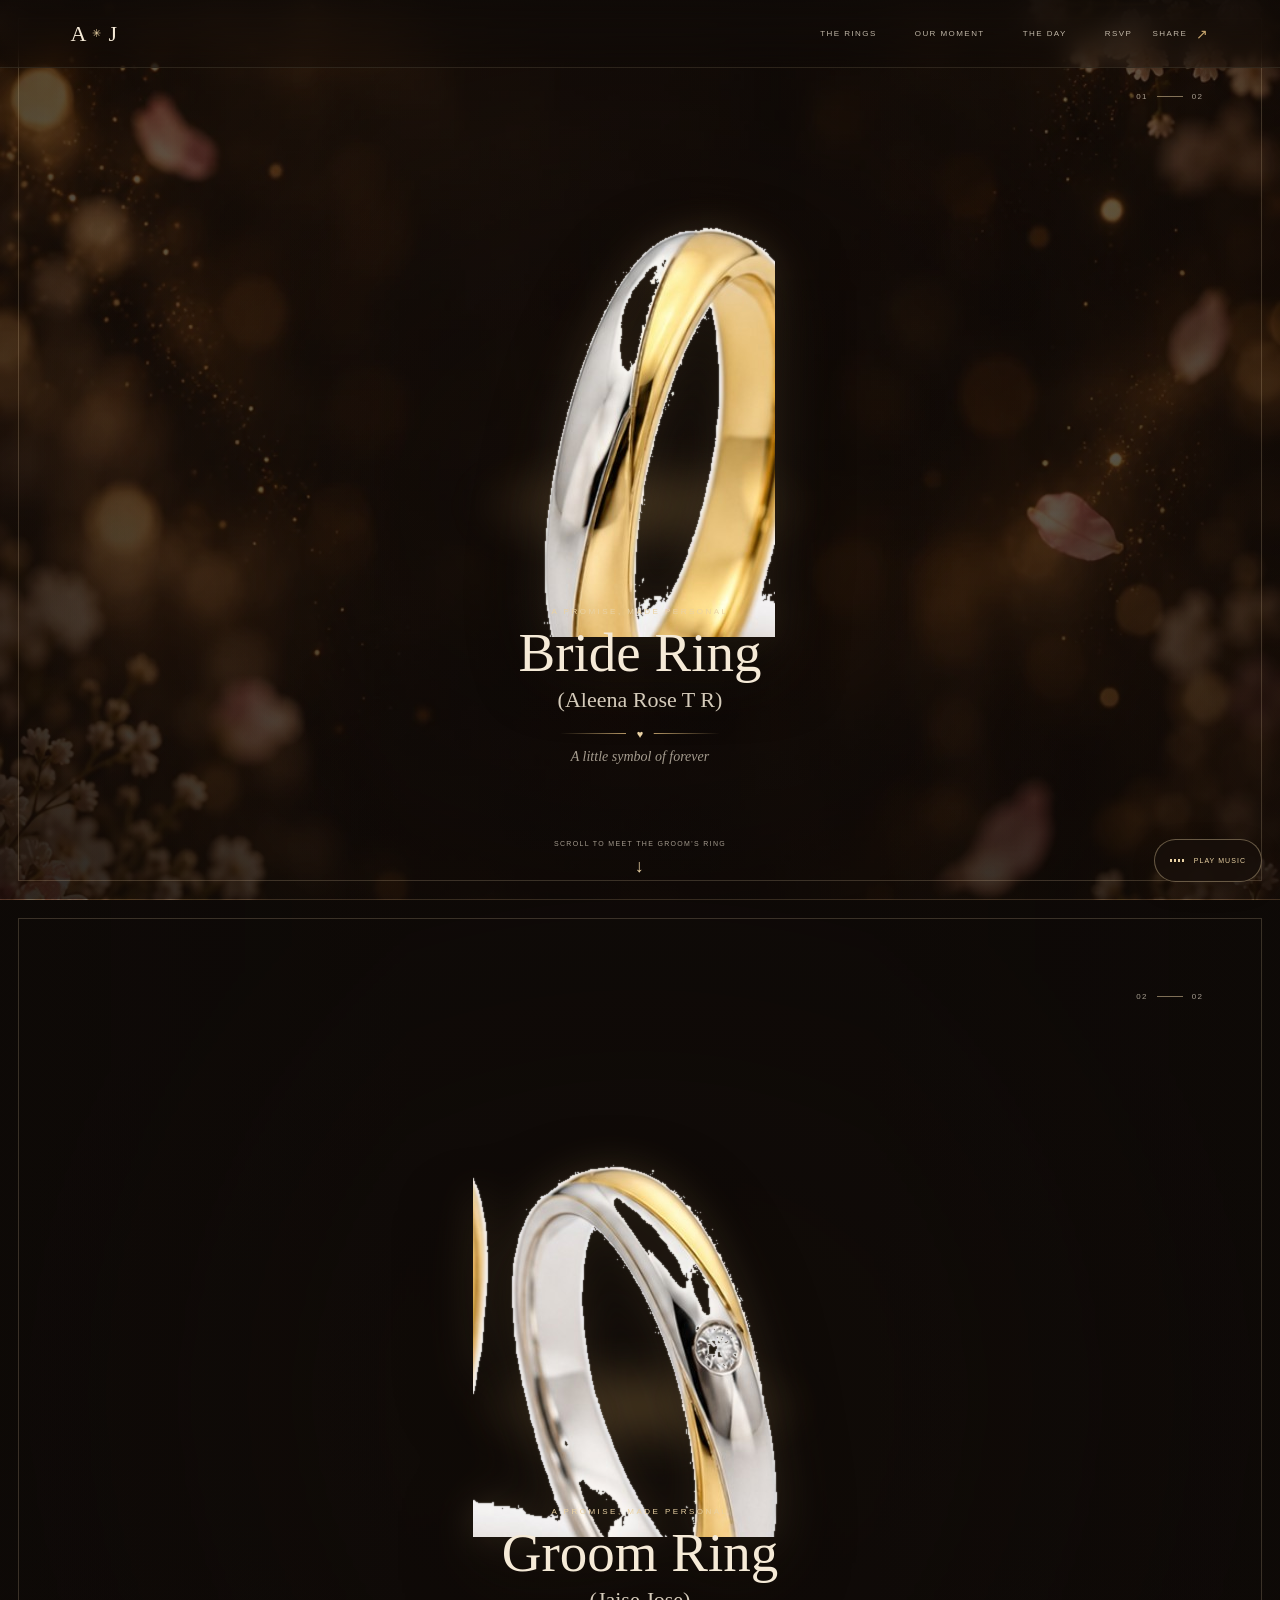
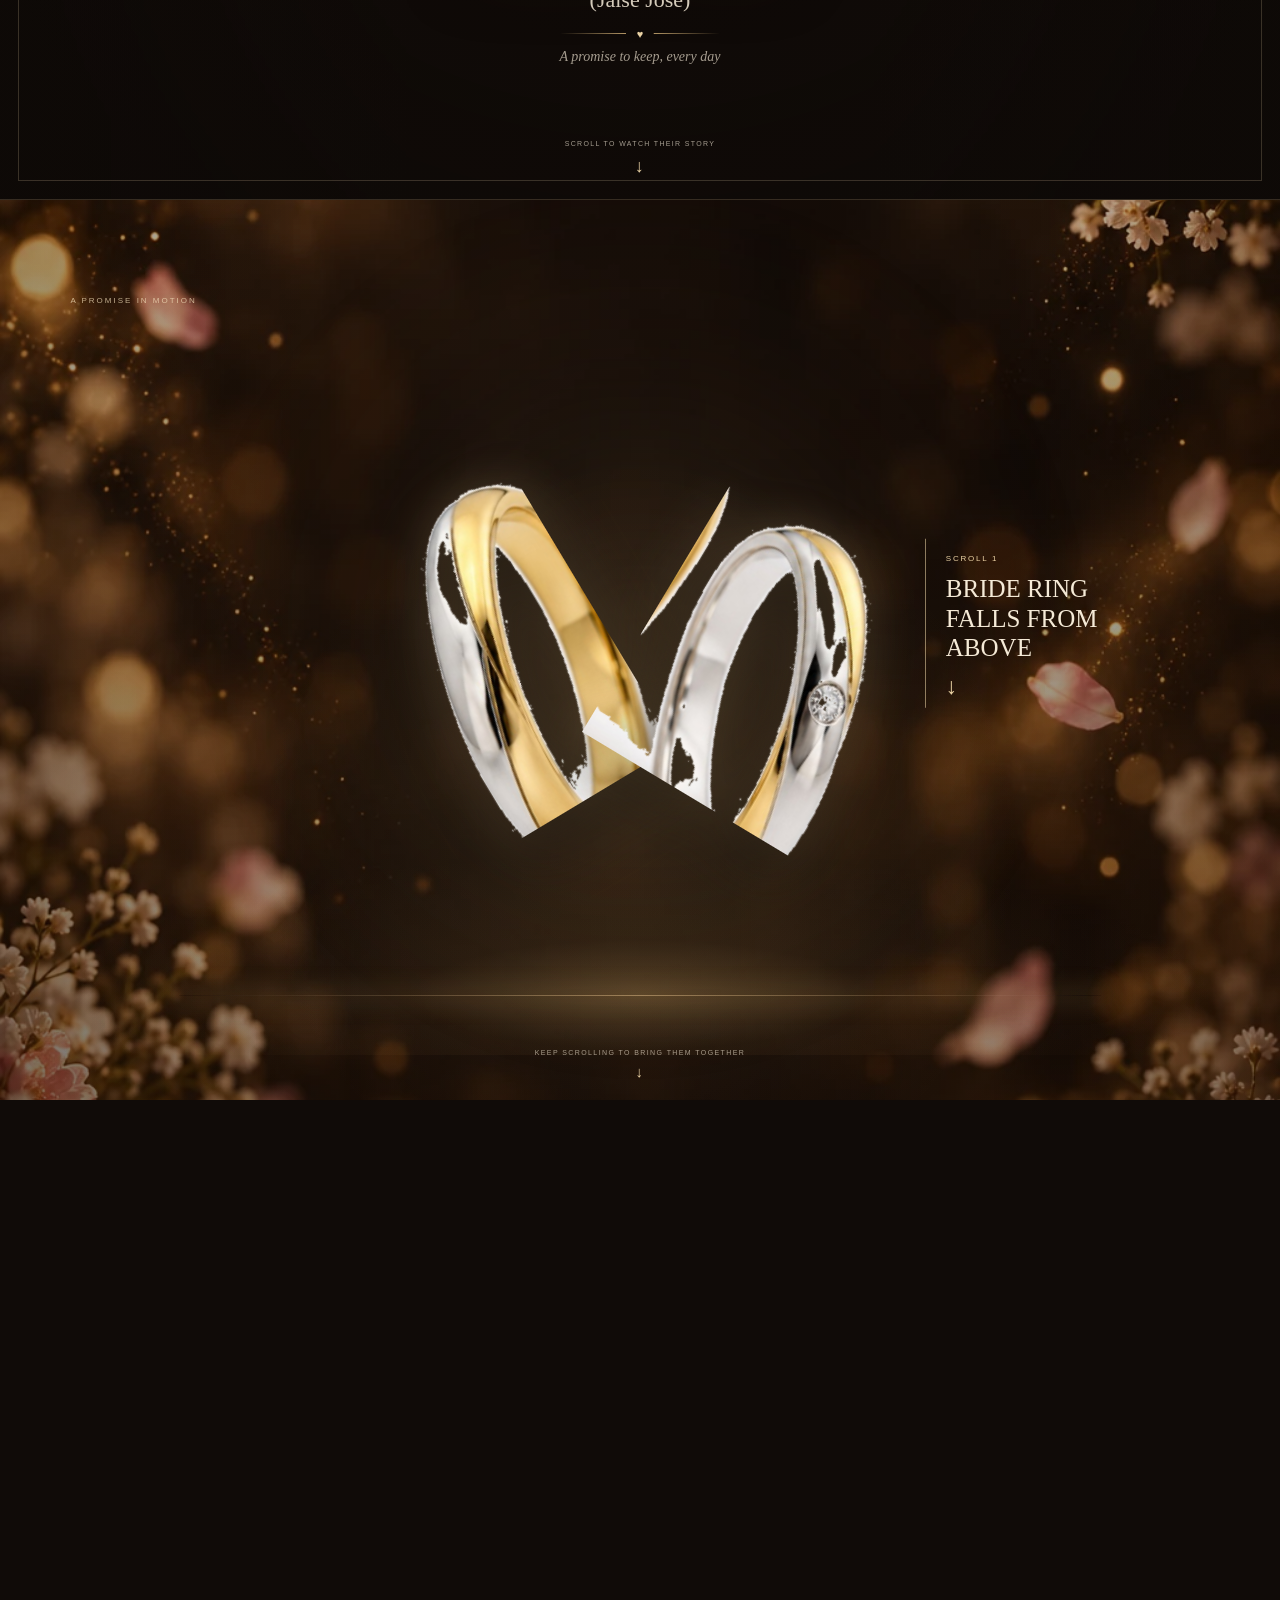
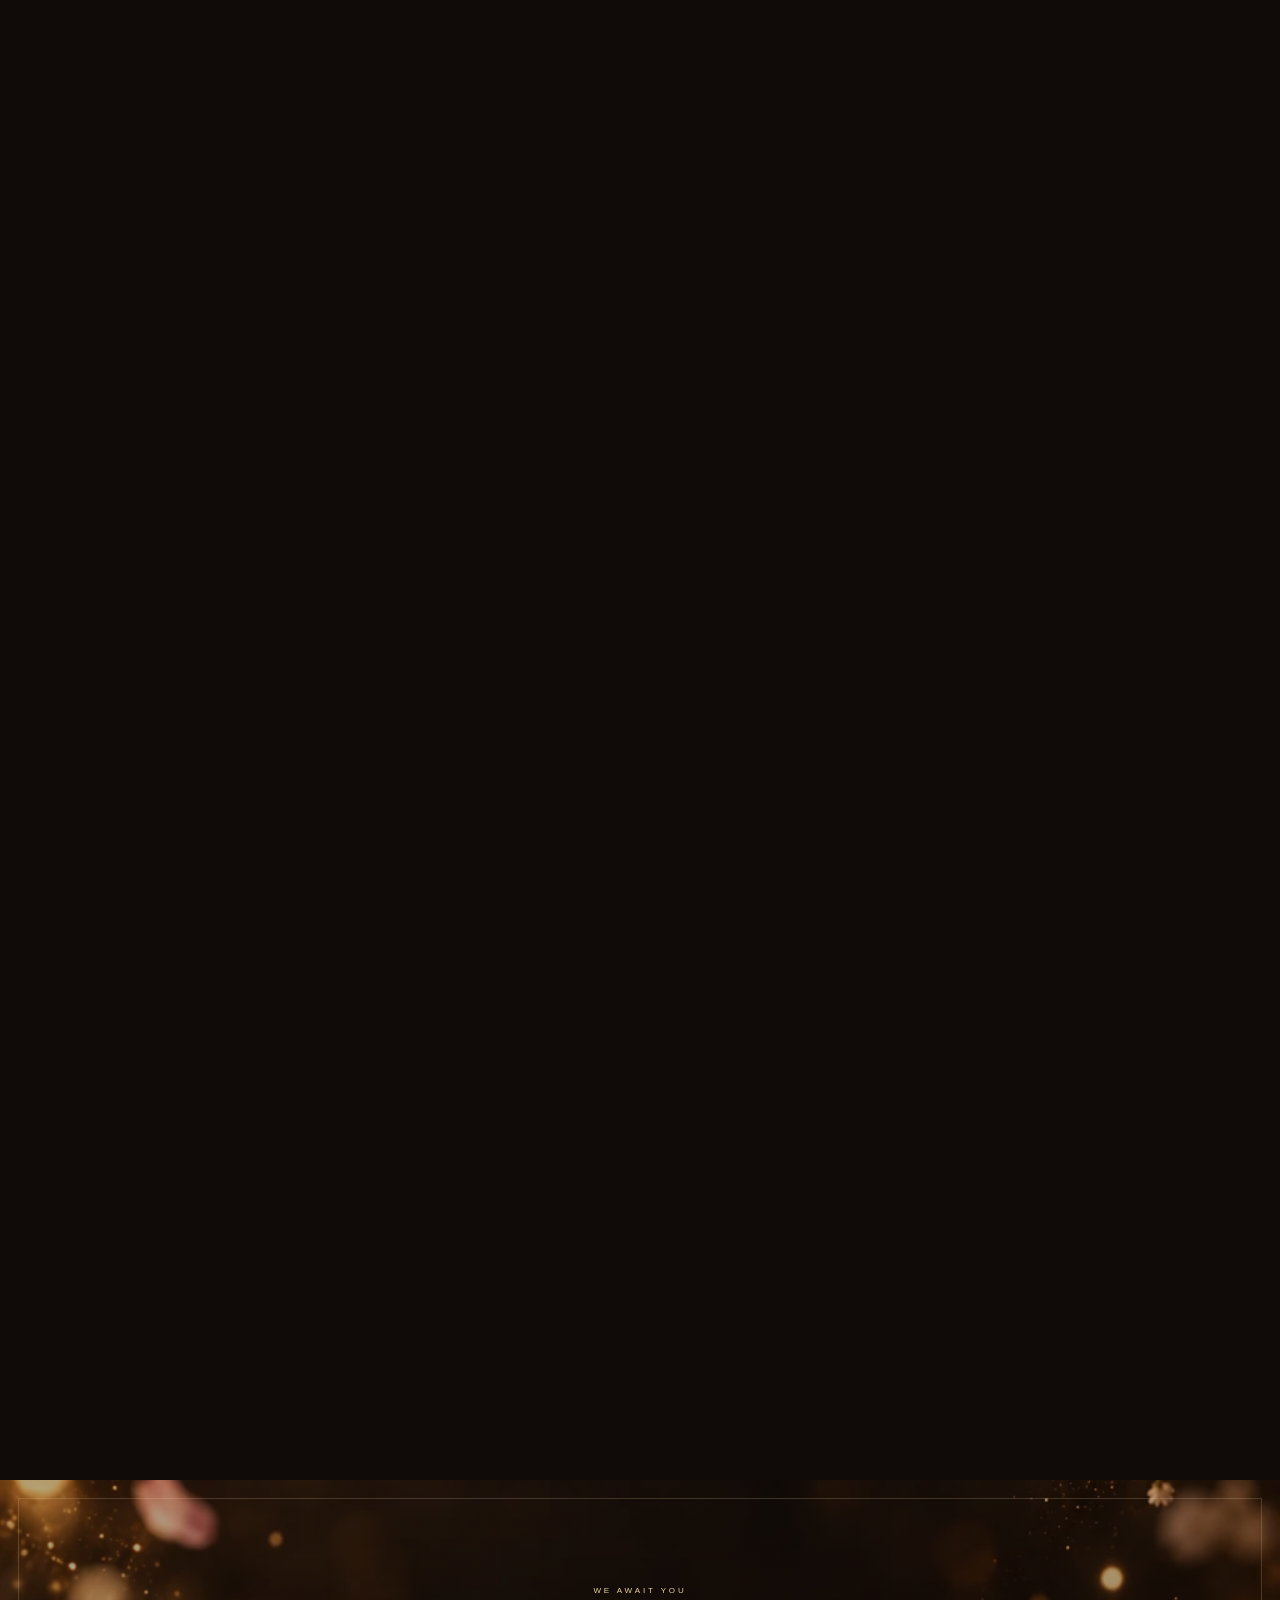
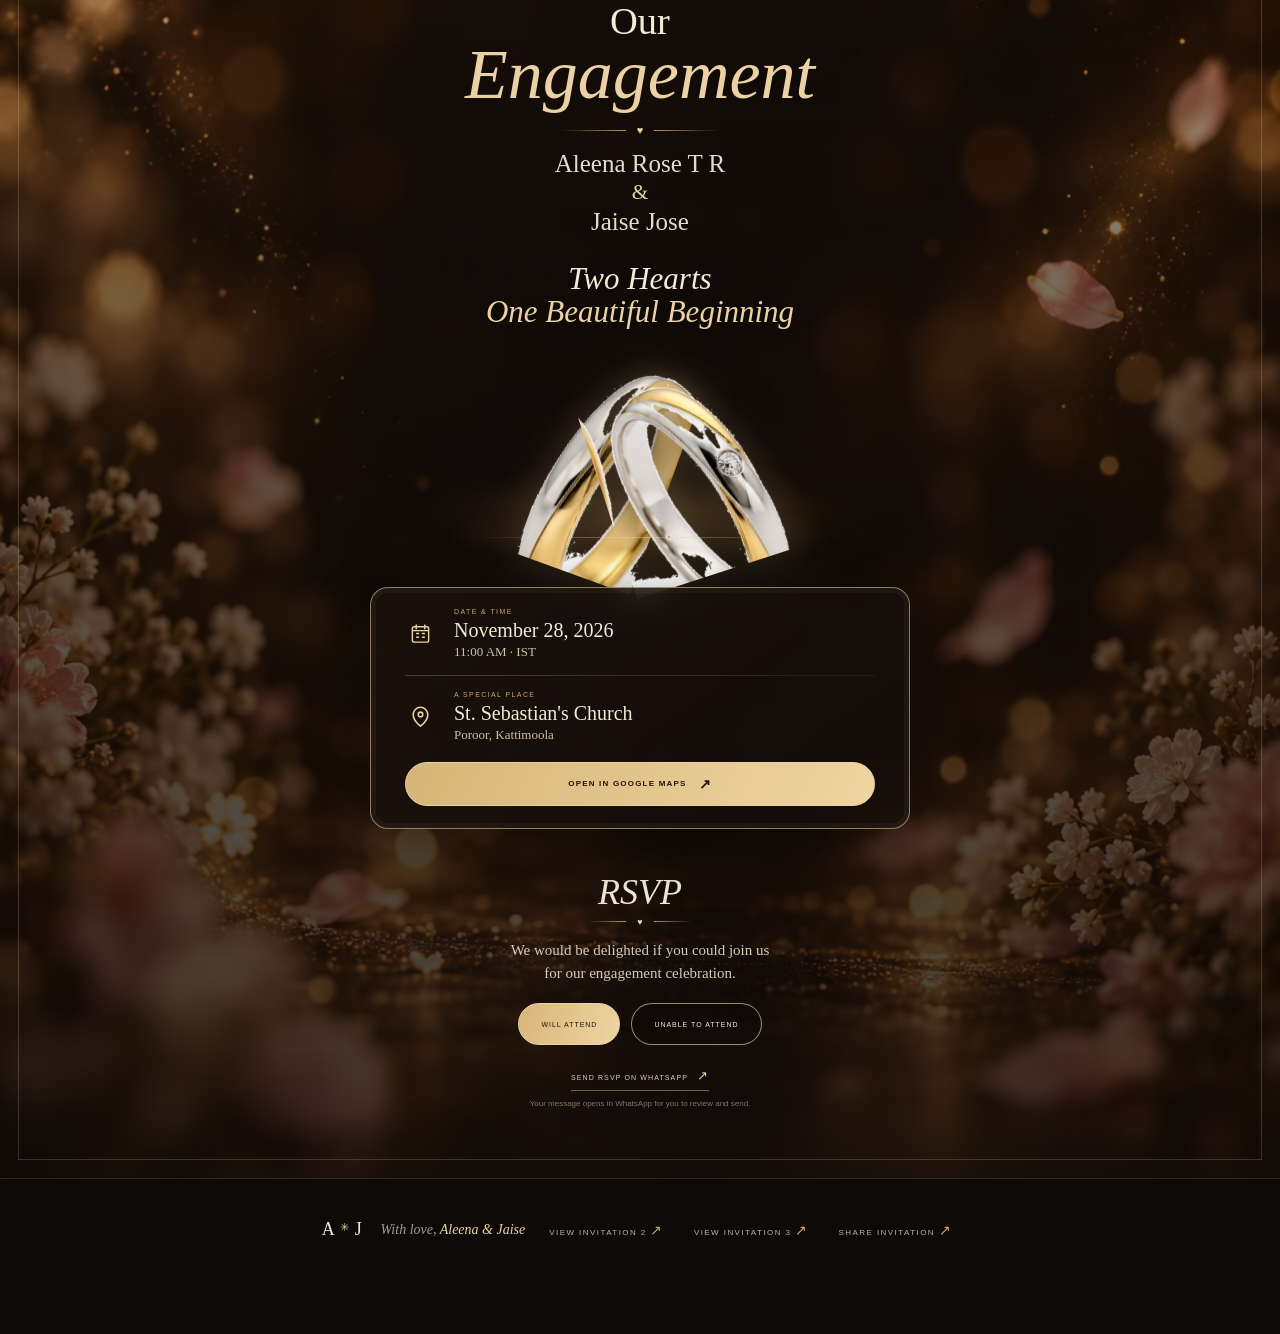
<file: Aleena-Jaise-Engagement-Invitations/index.html>
<!doctype html>
<html lang="en">
<head>
  <meta charset="utf-8">
  <meta name="viewport" content="width=device-width, initial-scale=1, viewport-fit=cover">
  <meta name="theme-color" content="#140f0c">
  <meta name="description" content="Join Aleena Rose T R and Jaise Jose as they celebrate their engagement on November 28, 2026.">
  <meta property="og:type" content="website">
  <meta property="og:title" content="Aleena Rose T R &amp; Jaise Jose — Engagement Invitation">
  <meta property="og:description" content="Join us to celebrate the beautiful beginning of Aleena and Jaise's journey together.">
  <meta property="og:image" content="https://example.com/assets/rings.jpeg">
  <meta property="og:url" content="https://example.com/">
  <meta name="twitter:card" content="summary_large_image">
  <title>Aleena Rose T R &amp; Jaise Jose | Engagement Invitation</title>
  <link rel="icon" type="image/svg+xml" href="favicon.svg">
  <link rel="preload" href="assets/floral-bokeh-background.webp" as="image" fetchpriority="high">
  <link rel="preload" href="assets/Aleena_Ring.png" as="image" fetchpriority="high">
  <link rel="stylesheet" href="styles.css">
  <script src="content.js" defer></script>
  <script src="script.js" defer></script>
</head>
<body>
  <a class="skip-link" href="#bride-ring">Skip to the invitation</a>
  <div class="petal-layer" id="petal-layer" aria-hidden="true"></div>

  <header class="site-header">
    <a class="wordmark" href="#bride-ring" aria-label="Aleena and Jaise">A <span aria-hidden="true">✳</span> J</a>
    <nav aria-label="Invitation sections">
      <a href="#bride-ring">THE RINGS</a>
      <a href="#ring-journey">OUR MOMENT</a>
      <a href="#the-day">THE DAY</a>
      <a href="#rsvp">RSVP</a>
    </nav>
    <button class="share-top" data-share type="button">SHARE <span aria-hidden="true">↗</span></button>
  </header>

  <main id="invitation">
    <section class="ring-profile ring-profile--bride" id="bride-ring" aria-labelledby="bride-ring-title">
      <div class="profile-copy">
        <p class="eyebrow">A PROMISE, MADE PERSONAL</p>
        <h1 id="bride-ring-title">Bride Ring</h1>
        <p class="profile-name">(<span data-content="brideName">Aleena Rose T R</span>)</p>
        <div class="heart-rule" aria-hidden="true"><span></span><i>♥</i><span></span></div>
        <p class="profile-note">A little symbol of forever</p>
      </div>
      <figure class="profile-art">
        <img id="bride-profile-image" data-ring-photo="bride" src="assets/Aleena_Ring.png" alt="Aleena's two-tone engagement ring" fetchpriority="high" draggable="false">
      </figure>
      <a class="scene-scroll" href="#groom-ring"><span>SCROLL TO MEET THE GROOM'S RING</span><i aria-hidden="true">↓</i></a>
      <span class="profile-index" aria-hidden="true">01 <i></i> 02</span>
    </section>

    <section class="ring-profile ring-profile--groom" id="groom-ring" aria-labelledby="groom-ring-title">
      <div class="profile-copy">
        <p class="eyebrow">A PROMISE, MADE PERSONAL</p>
        <h2 id="groom-ring-title">Groom Ring</h2>
        <p class="profile-name">(<span data-content="groomName">Jaise Jose</span>)</p>
        <div class="heart-rule" aria-hidden="true"><span></span><i>♥</i><span></span></div>
        <p class="profile-note">A promise to keep, every day</p>
      </div>
      <figure class="profile-art">
        <img id="groom-profile-image" data-ring-photo="groom" src="assets/Jaise_Ring.png" alt="Jaise's two-tone ring with a diamond" loading="lazy" draggable="false">
      </figure>
      <a class="scene-scroll" href="#ring-journey"><span>SCROLL TO WATCH THEIR STORY</span><i aria-hidden="true">↓</i></a>
      <span class="profile-index" aria-hidden="true">02 <i></i> 02</span>
    </section>

    <section class="ring-journey" id="ring-journey" aria-label="Scroll to bring the two rings together">
      <div class="ring-stage" id="ring-stage" data-step="1">
        <div class="stage-light" aria-hidden="true"></div>
        <div class="stage-floor" aria-hidden="true"></div>
        <p class="journey-kicker">A PROMISE IN MOTION</p>
        <div class="ring-step-guide" id="ring-step-guide" aria-live="polite" aria-atomic="true">
          <span id="ring-step-number">SCROLL 1</span>
          <p id="ring-step-copy">BRIDE RING<br>FALLS FROM ABOVE</p>
          <i aria-hidden="true">↓</i>
        </div>
        <figure class="journey-ring" id="bride-journey-ring">
          <img data-ring-photo="bride" src="assets/Aleena_Ring.png" alt="Aleena's ring falling into place" draggable="false">
        </figure>
        <figure class="journey-ring" id="groom-journey-ring">
          <img data-ring-photo="groom" src="assets/Jaise_Ring.png" alt="Jaise's ring falling into place" draggable="false">
        </figure>
        <div class="ring-final-copy" id="ring-final-copy" aria-hidden="true">
          <p>Two Hearts</p>
          <h2>One Beautiful Beginning</h2>
        </div>
        <p class="ring-scroll-note">KEEP SCROLLING TO BRING THEM TOGETHER <span aria-hidden="true">↓</span></p>
        <div class="ring-light-burst" aria-hidden="true"></div>
      </div>
    </section>

    <section class="final-invitation" id="the-day" aria-labelledby="invitation-title">
      <div class="final-shell">
        <header class="final-heading">
          <p class="eyebrow">WE AWAIT YOU</p>
          <h2 id="invitation-title"><span>Our</span> <em data-content="eventType">Engagement</em></h2>
          <div class="heart-rule" aria-hidden="true"><span></span><i>♥</i><span></span></div>
          <p class="final-names"><span data-content="brideName">Aleena Rose T R</span><i aria-hidden="true">&amp;</i><span data-content="groomName">Jaise Jose</span></p>
        </header>

        <p class="final-motto"><span>Two Hearts</span><br><em>One Beautiful Beginning</em></p>

        <div class="final-rings" aria-hidden="true">
          <div class="final-ring-glow"></div>
          <figure class="final-ring final-ring--bride"><img data-ring-photo="bride" src="assets/Aleena_Ring.png" alt="" loading="lazy"></figure>
          <figure class="final-ring final-ring--groom"><img data-ring-photo="groom" src="assets/Jaise_Ring.png" alt="" loading="lazy"></figure>
        </div>

        <div class="event-card" aria-label="Engagement date, time and venue">
          <div class="event-row">
            <span class="event-icon" aria-hidden="true">
              <svg viewBox="0 0 24 24" fill="none"><rect x="3.5" y="5" width="17" height="16" rx="2"/><path d="M7.5 3v4M16.5 3v4M4 9h16M8 12h2m4 0h2m-8 4h2m4 0h2"/></svg>
            </span>
            <div>
              <p class="event-label">DATE &amp; TIME</p>
              <strong data-content="eventDate">November 28, 2026</strong>
              <span><span data-content="eventTime">11:00 AM</span> · <span data-content="timezone">IST</span></span>
            </div>
          </div>
          <div class="event-divider"></div>
          <div class="event-row">
            <span class="event-icon event-icon--pin" aria-hidden="true">
              <svg viewBox="0 0 24 24" fill="none"><path d="M19 10.2c0 5.4-7 11-7 11s-7-5.6-7-11a7 7 0 1 1 14 0Z"/><circle cx="12" cy="10" r="2.2"/></svg>
            </span>
            <div>
              <p class="event-label">A SPECIAL PLACE</p>
              <strong data-content="venueName">St. Sebastian's Church</strong>
              <span data-content="venueLocation">Poroor, Kattimoola</span>
            </div>
          </div>
          <a class="map-button" data-maps href="https://www.google.com/maps/search/?api=1&amp;query=St%20Sebastian%27s%20Church%2C%20Poroor%2C%20Kattimoola" target="_blank" rel="noopener noreferrer">
            OPEN IN GOOGLE MAPS <span aria-hidden="true">↗</span>
          </a>
        </div>

        <section class="rsvp-panel" id="rsvp" aria-labelledby="rsvp-title">
          <p class="rsvp-title" id="rsvp-title">RSVP</p>
          <div class="heart-rule heart-rule--small" aria-hidden="true"><span></span><i>♥</i><span></span></div>
          <p class="rsvp-copy">We would be delighted if you could join us<br class="desktop-break"> for our engagement celebration.</p>
          <div class="rsvp-actions">
            <button class="rsvp-choice rsvp-choice--yes" data-rsvp="yes" type="button" aria-pressed="false">WILL ATTEND</button>
            <button class="rsvp-choice" data-rsvp="no" type="button" aria-pressed="false">UNABLE TO ATTEND</button>
          </div>
          <p class="rsvp-status" id="rsvp-status" role="status" aria-live="polite" hidden></p>
          <button class="rsvp-whatsapp" id="rsvp-whatsapp" type="button">SEND RSVP ON WHATSAPP <span aria-hidden="true">↗</span></button>
          <p class="rsvp-note">Your message opens in WhatsApp for you to review and send.</p>
        </section>
      </div>
    </section>
  </main>

  <footer class="site-footer">
    <p class="footer-monogram">A <span aria-hidden="true">✳</span> J</p>
    <p>With love, <span data-content="shortNames">Aleena &amp; Jaise</span></p>
    <a class="footer-share invitation2-link" href="invitation2.html">VIEW INVITATION 2 <span aria-hidden="true">↗</span></a>
    <a class="footer-share invitation2-link" href="invitation3.html">VIEW INVITATION 3 <span aria-hidden="true">↗</span></a>
    <button class="footer-share" data-share type="button">SHARE INVITATION <span aria-hidden="true">↗</span></button>
  </footer>

  <button class="music-control is-paused" id="music-control" type="button" aria-label="Play engagement music" aria-pressed="false" title="Play engagement music">
    <span class="music-bars" aria-hidden="true"><i></i><i></i><i></i><i></i></span>
    <span class="music-label">PLAY MUSIC</span>
  </button>
  <div class="toast" id="toast" role="status" aria-live="polite"></div>
</body>
</html>
</file>
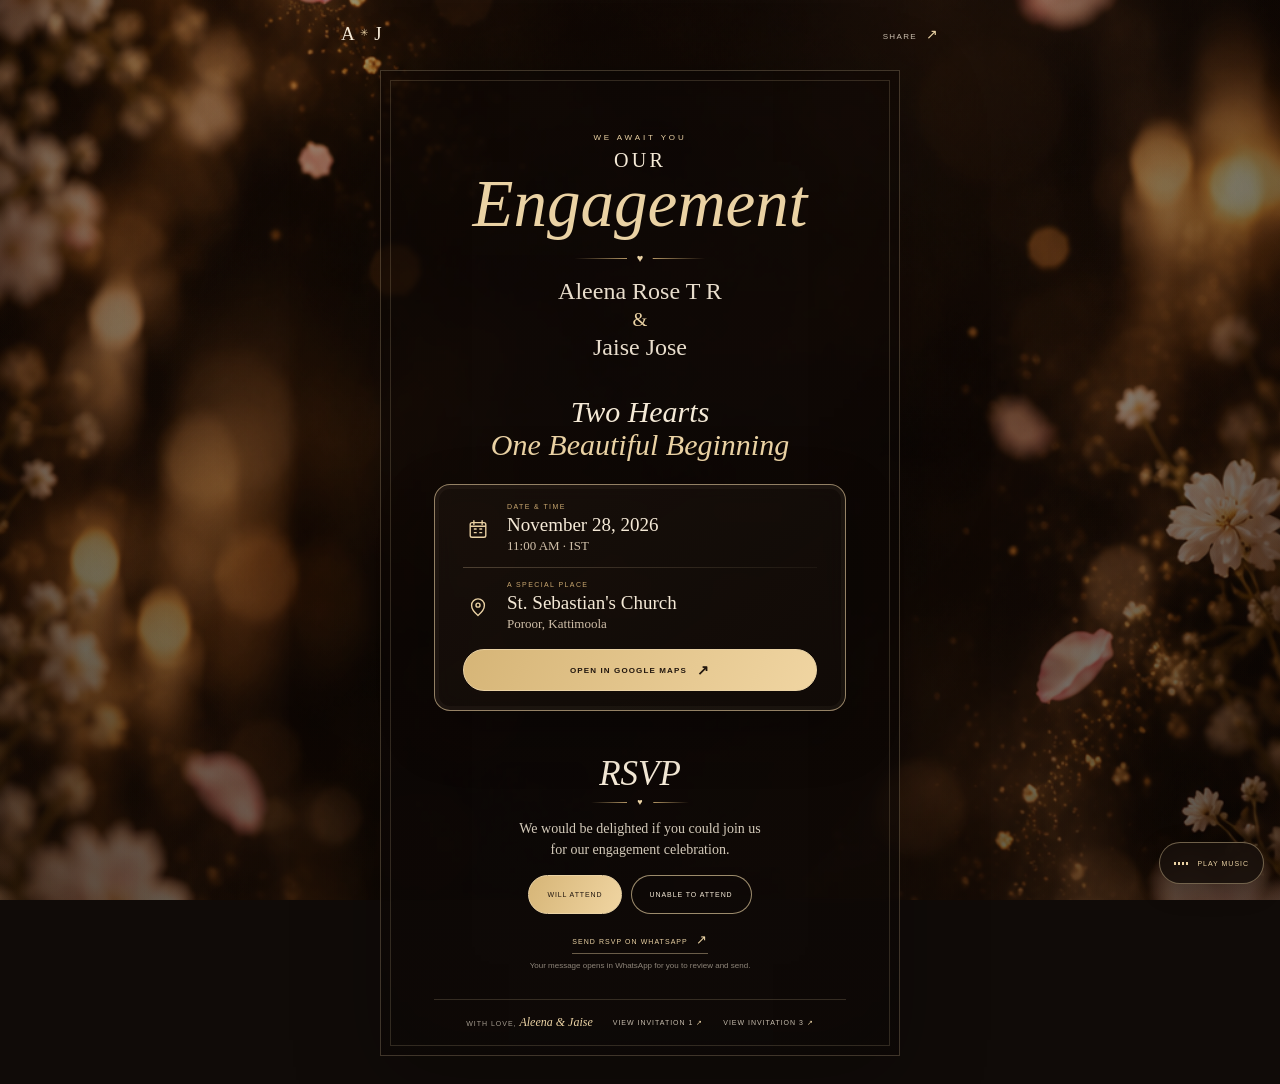
<file: Aleena-Jaise-Engagement-Invitations/invitation2.html>
<!doctype html>
<html lang="en">
<head>
  <meta charset="utf-8">
  <meta name="viewport" content="width=device-width, initial-scale=1, viewport-fit=cover">
  <meta name="theme-color" content="#140f0c">
  <meta name="description" content="Join Aleena Rose T R and Jaise Jose as they celebrate their engagement on November 28, 2026.">
  <meta property="og:type" content="website">
  <meta property="og:title" content="Aleena Rose T R &amp; Jaise Jose — Engagement Invitation">
  <meta property="og:description" content="Join us to celebrate the beautiful beginning of Aleena and Jaise's journey together.">
  <meta property="og:image" data-image="assets/invitation2-floral-background.png" content="assets/invitation2-floral-background.png">
  <meta property="og:url" content="https://example.com/">
  <meta name="twitter:card" content="summary_large_image">
  <title>Aleena Rose T R &amp; Jaise Jose | Engagement Invitation</title>
  <link rel="icon" type="image/svg+xml" href="favicon.svg">
  <link rel="preload" href="assets/invitation2-floral-background.png" as="image" fetchpriority="high">
  <link rel="stylesheet" href="invitation2.css">
  <script src="content.js" defer></script>
  <script src="script.js" defer></script>
</head>
<body class="invitation2-page">
  <a class="skip-link" href="#invitation-details">Skip to the invitation details</a>
  <div class="petal-layer" aria-hidden="true">
    <i class="petal petal--one"></i>
    <i class="petal petal--two"></i>
    <i class="petal petal--three"></i>
    <i class="petal petal--four"></i>
    <i class="petal petal--five"></i>
    <i class="petal petal--six"></i>
    <i class="petal petal--seven"></i>
    <i class="petal petal--eight"></i>
    <i class="petal petal--nine"></i>
    <i class="petal petal--ten"></i>
  </div>
  <header class="invitation2-header">
    <a class="monogram" href="index.html" aria-label="Return to the first invitation">A <span aria-hidden="true">✳</span> J</a>
    <button class="share-button" data-share type="button">SHARE <span aria-hidden="true">↗</span></button>
  </header>

  <main class="invitation2-card" id="invitation-details">
    <div class="card-frame" aria-hidden="true"></div>
    <header class="invitation-heading">
      <p class="eyebrow">WE AWAIT YOU</p>
      <h1><span>Our</span><em data-content="eventType">Engagement</em></h1>
      <div class="heart-rule" aria-hidden="true"><i></i><span>♥</span><i></i></div>
      <p class="couple-names"><span data-content="brideName">Aleena Rose T R</span><i aria-hidden="true">&amp;</i><span data-content="groomName">Jaise Jose</span></p>
    </header>

    <p class="invitation-motto"><span>Two Hearts</span><br><em>One Beautiful Beginning</em></p>

    <section class="event-card" aria-label="Engagement date, time and venue">
      <div class="event-row">
        <span class="event-icon" aria-hidden="true">
          <svg viewBox="0 0 24 24" fill="none"><rect x="3.5" y="5" width="17" height="16" rx="2"/><path d="M7.5 3v4M16.5 3v4M4 9h16M8 12h2m4 0h2m-8 4h2m4 0h2"/></svg>
        </span>
        <div>
          <p class="event-label">DATE &amp; TIME</p>
          <strong data-content="eventDate">November 28, 2026</strong>
          <span><span data-content="eventTime">11:00 AM</span> · <span data-content="timezone">IST</span></span>
        </div>
      </div>
      <div class="event-divider"></div>
      <div class="event-row">
        <span class="event-icon" aria-hidden="true">
          <svg viewBox="0 0 24 24" fill="none"><path d="M19 10.2c0 5.4-7 11-7 11s-7-5.6-7-11a7 7 0 1 1 14 0Z"/><circle cx="12" cy="10" r="2.2"/></svg>
        </span>
        <div>
          <p class="event-label">A SPECIAL PLACE</p>
          <strong data-content="venueName">St. Sebastian's Church</strong>
          <span data-content="venueLocation">Poroor, Kattimoola</span>
        </div>
      </div>
      <a class="map-button" data-maps href="https://www.google.com/maps/search/?api=1&amp;query=St%20Sebastian%27s%20Church%2C%20Poroor%2C%20Kattimoola" target="_blank" rel="noopener noreferrer">
        OPEN IN GOOGLE MAPS <span aria-hidden="true">↗</span>
      </a>
    </section>

    <section class="rsvp-panel" id="rsvp" aria-labelledby="rsvp-title">
      <h2 class="rsvp-title" id="rsvp-title">RSVP</h2>
      <div class="heart-rule heart-rule--small" aria-hidden="true"><i></i><span>♥</span><i></i></div>
      <p class="rsvp-copy">We would be delighted if you could join us<br class="desktop-break"> for our engagement celebration.</p>
      <div class="rsvp-actions">
        <button class="rsvp-choice rsvp-choice--yes" data-rsvp="yes" type="button" aria-pressed="false">WILL ATTEND</button>
        <button class="rsvp-choice" data-rsvp="no" type="button" aria-pressed="false">UNABLE TO ATTEND</button>
      </div>
      <p class="rsvp-status" id="rsvp-status" role="status" aria-live="polite" hidden></p>
      <button class="rsvp-whatsapp" id="rsvp-whatsapp" type="button">SEND RSVP ON WHATSAPP <span aria-hidden="true">↗</span></button>
      <p class="rsvp-note">Your message opens in WhatsApp for you to review and send.</p>
    </section>

    <footer class="invitation2-footer">
      <span>WITH LOVE, <b data-content="shortNames">Aleena &amp; Jaise</b></span>
      <a href="index.html">VIEW INVITATION 1 <span aria-hidden="true">↗</span></a>
      <a href="invitation3.html">VIEW INVITATION 3 <span aria-hidden="true">↗</span></a>
    </footer>
  </main>

  <button class="music-control is-paused" id="music-control" type="button" aria-label="Play engagement music" aria-pressed="false" title="Play engagement music">
    <span class="music-bars" aria-hidden="true"><i></i><i></i><i></i><i></i></span>
    <span class="music-label">PLAY MUSIC</span>
  </button>
  <div class="toast" id="toast" role="status" aria-live="polite"></div>
</body>
</html>
</file>
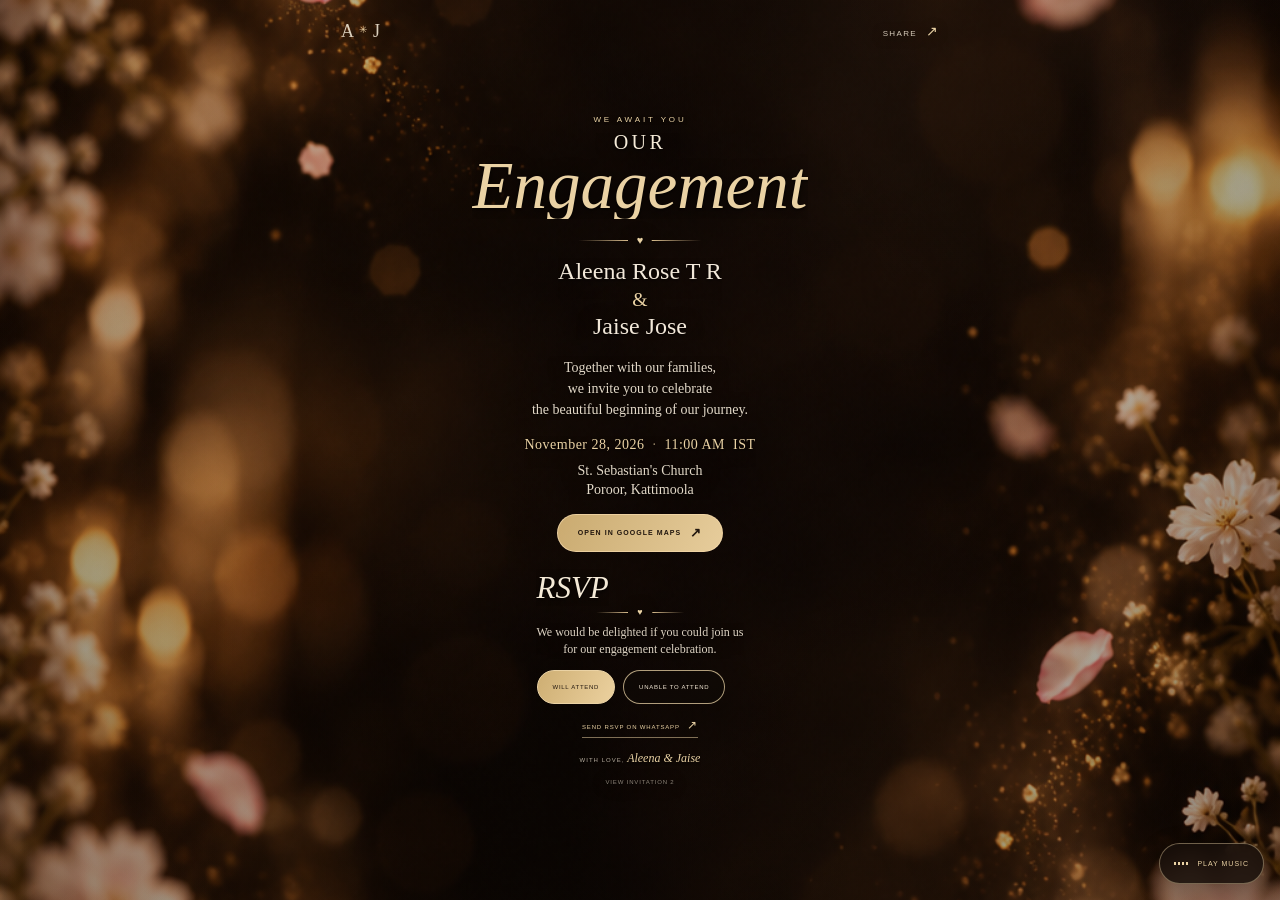
<file: Aleena-Jaise-Engagement-Invitations/invitation3.html>
<!doctype html>
<html lang="en">
<head>
  <meta charset="utf-8">
  <meta name="viewport" content="width=device-width, initial-scale=1, viewport-fit=cover">
  <meta name="theme-color" content="#140f0c">
  <meta name="description" content="Join Aleena Rose T R and Jaise Jose as they celebrate their engagement on November 28, 2026.">
  <meta property="og:type" content="website">
  <meta property="og:title" content="Aleena Rose T R &amp; Jaise Jose — Engagement Invitation">
  <meta property="og:description" content="Join us to celebrate the beautiful beginning of Aleena and Jaise's journey together.">
  <meta property="og:image" data-image="assets/invitation2-floral-background.png" content="assets/invitation2-floral-background.png">
  <meta property="og:url" content="https://example.com/">
  <meta name="twitter:card" content="summary_large_image">
  <title>Aleena Rose T R &amp; Jaise Jose | Engagement Invitation</title>
  <link rel="icon" type="image/svg+xml" href="favicon.svg">
  <link rel="preload" href="assets/invitation2-floral-background.png" as="image" fetchpriority="high">
  <link rel="stylesheet" href="invitation3.css">
  <script src="content.js" defer></script>
  <script src="script.js" defer></script>
</head>
<body class="invitation3-page">
  <a class="skip-link" href="#invitation-content">Skip to the invitation</a>
  <div class="petal-layer" aria-hidden="true">
    <i class="petal petal--one"></i><i class="petal petal--two"></i>
    <i class="petal petal--three"></i><i class="petal petal--four"></i>
    <i class="petal petal--five"></i><i class="petal petal--six"></i>
    <i class="petal petal--seven"></i><i class="petal petal--eight"></i>
    <i class="petal petal--nine"></i><i class="petal petal--ten"></i>
    <i class="petal petal--eleven"></i><i class="petal petal--twelve"></i>
  </div>

  <header class="invitation3-header">
    <a class="monogram" href="index.html" aria-label="Return to the first invitation">A <span aria-hidden="true">✳</span> J</a>
    <button class="share-button" data-share type="button">SHARE <span aria-hidden="true">↗</span></button>
  </header>

  <main class="invitation-copy" id="invitation-content">
    <p class="eyebrow writing-reveal" style="--write-delay:.15s">WE AWAIT YOU</p>
    <h1 class="invitation-title writing-reveal" style="--write-delay:.55s"><span>Our</span><em data-content="eventType">Engagement</em></h1>
    <div class="heart-rule writing-rule" aria-hidden="true" style="--write-delay:1.75s"><i></i><span>♥</span><i></i></div>
    <p class="couple-names writing-reveal" style="--write-delay:2s"><span data-content="brideName">Aleena Rose T R</span><i aria-hidden="true">&amp;</i><span data-content="groomName">Jaise Jose</span></p>
    <p class="invitation-message writing-reveal" style="--write-delay:2.95s"><span>Together with our families,</span><br><span>we invite you to celebrate</span><br><span>the beautiful beginning of our journey.</span></p>

    <section class="event-details writing-reveal" aria-label="Engagement date, time and venue" style="--write-delay:3.75s">
      <p class="event-date"><span data-content="eventDate">November 28, 2026</span><i aria-hidden="true">·</i><span data-content="eventTime">11:00 AM</span><span data-content="timezone">IST</span></p>
      <p class="event-venue"><span data-content="venueName">St. Sebastian's Church</span><br><span data-content="venueLocation">Poroor, Kattimoola</span></p>
    </section>

    <a class="map-button writing-reveal" data-maps href="https://www.google.com/maps/search/?api=1&amp;query=St%20Sebastian%27s%20Church%2C%20Poroor%2C%20Kattimoola" target="_blank" rel="noopener noreferrer" style="--write-delay:4.45s">OPEN IN GOOGLE MAPS <span aria-hidden="true">↗</span></a>

    <section class="rsvp-panel" id="rsvp" aria-labelledby="rsvp-title">
      <h2 class="rsvp-title writing-reveal" id="rsvp-title" style="--write-delay:4.95s">RSVP</h2>
      <div class="heart-rule heart-rule--small writing-rule" aria-hidden="true" style="--write-delay:5.25s"><i></i><span>♥</span><i></i></div>
      <p class="rsvp-copy writing-reveal" style="--write-delay:5.45s">We would be delighted if you could join us<br class="desktop-break"> for our engagement celebration.</p>
      <div class="rsvp-actions writing-reveal" style="--write-delay:5.95s">
        <button class="rsvp-choice rsvp-choice--yes" data-rsvp="yes" type="button" aria-pressed="false">WILL ATTEND</button>
        <button class="rsvp-choice" data-rsvp="no" type="button" aria-pressed="false">UNABLE TO ATTEND</button>
      </div>
      <p class="rsvp-status" id="rsvp-status" role="status" aria-live="polite" hidden></p>
      <button class="rsvp-whatsapp writing-reveal" id="rsvp-whatsapp" type="button" style="--write-delay:6.3s">SEND RSVP ON WHATSAPP <span aria-hidden="true">↗</span></button>
    </section>
    <p class="signature writing-reveal" style="--write-delay:6.7s">WITH LOVE, <span data-content="shortNames">Aleena &amp; Jaise</span></p>
    <a class="other-invitation" href="invitation2.html">VIEW INVITATION 2</a>
  </main>

  <button class="music-control is-paused" id="music-control" type="button" aria-label="Play engagement music" aria-pressed="false" title="Play engagement music">
    <span class="music-bars" aria-hidden="true"><i></i><i></i><i></i><i></i></span>
    <span class="music-label">PLAY MUSIC</span>
  </button>
  <div class="toast" id="toast" role="status" aria-live="polite"></div>
</body>
</html>
</file>
<file: Aleena-Jaise-Engagement-Invitations/styles.css>
:root {
  color-scheme: dark;
  --ink: #100b08;
  --ink-soft: #1c130e;
  --ivory: #f5ead7;
  --ivory-dim: #cfbfa8;
  --gold: #c9a76f;
  --gold-light: #ead2a4;
  --line: rgba(227, 201, 159, .22);
  --serif: "Bodoni 72", Didot, "Baskerville", Georgia, "Times New Roman", serif;
  --sans: "Avenir Next", Avenir, "Segoe UI", sans-serif;
  --script: "Snell Roundhand", "Bodoni 72", "Baskerville", Georgia, serif;
  --page-pad: clamp(20px, 5.5vw, 82px);
}

* { box-sizing: border-box; }
html { scroll-behavior: smooth; scroll-padding-top: 78px; background: var(--ink); }
body { position: relative; isolation: isolate; min-width: 320px; margin: 0; overflow-x: hidden; background: var(--ink); color: var(--ivory); font-family: var(--sans); font-weight: 300; -webkit-font-smoothing: antialiased; }
body::before { position: fixed; z-index: -1; inset: 0; content: ""; pointer-events: none; background: linear-gradient(180deg, rgba(15,10,7,.3), rgba(13,9,7,.68)), url("assets/floral-bokeh-background.webp") center / cover no-repeat; transform: translateZ(0); }
button, a { font: inherit; -webkit-tap-highlight-color: transparent; }
button { color: inherit; }
a { color: inherit; text-decoration: none; }
img { display: block; max-width: 100%; }
[hidden] { display: none !important; }
::selection { color: #17110a; background: var(--gold-light); }
:focus-visible { outline: 2px solid var(--gold-light); outline-offset: 4px; }

.skip-link { position: fixed; z-index: 40; top: 8px; left: 8px; padding: 10px 14px; background: var(--ivory); color: var(--ink); transform: translateY(-150%); }
.skip-link:focus { transform: translateY(0); }
.site-header { position: fixed; z-index: 20; top: 0; left: 0; display: flex; width: 100%; min-height: 68px; align-items: center; justify-content: space-between; gap: 20px; padding: 12px var(--page-pad); border-bottom: 1px solid rgba(234,210,164,.13); background: linear-gradient(180deg, rgba(15,10,7,.84), rgba(15,10,7,.33)); backdrop-filter: blur(14px); }
.wordmark, .footer-monogram { flex: 0 0 auto; color: var(--ivory); font-family: var(--serif); font-size: 22px; letter-spacing: .04em; white-space: nowrap; }
.wordmark span, .footer-monogram span { color: var(--gold-light); font-size: 11px; vertical-align: 4px; }
.site-header nav { display: flex; align-items: center; justify-content: center; gap: clamp(14px, 3vw, 38px); margin-left: auto; }
.site-header nav a, .share-top, .footer-share { color: rgba(245,234,215,.76); font-size: 8px; letter-spacing: .18em; transition: color .25s ease; }
.site-header nav a:hover, .share-top:hover, .footer-share:hover { color: var(--gold-light); }
.share-top { display: inline-flex; min-height: 35px; align-items: center; gap: 9px; border: 0; padding: 0; background: transparent; cursor: pointer; }
.share-top span, .footer-share span { color: var(--gold); font-size: 14px; }

.petal-layer { position: fixed; z-index: 15; inset: 0; overflow: hidden; pointer-events: none; }
.petal { position: absolute; top: -24px; left: var(--left); width: var(--size); height: calc(var(--size) * 1.36); border-radius: 90% 0 90% 0; opacity: 0; background: linear-gradient(140deg, #f2d9c8, #bd8874); box-shadow: 0 0 12px rgba(230,189,148,.32); animation: petal-fall var(--duration) ease-in var(--delay) forwards; }
@keyframes petal-fall { 0% { opacity: 0; transform: translate3d(0,-4vh,0) rotate(0); } 13% { opacity: .76; } 100% { opacity: 0; transform: translate3d(var(--drift),108vh,0) rotate(var(--spin)); } }

.ring-profile { position: relative; display: flex; min-height: 100svh; flex-direction: column; align-items: center; justify-content: center; overflow: hidden; padding: 106px 22px 82px; isolation: isolate; border-bottom: 1px solid rgba(226,196,149,.18); text-align: center; }
.ring-profile::before { position: absolute; z-index: -1; inset: 0; content: ""; background: radial-gradient(ellipse at 50% 55%, rgba(43,25,14,.03), rgba(12,8,6,.4) 75%), linear-gradient(90deg, rgba(13,9,7,.24), transparent 32%, transparent 68%, rgba(13,9,7,.24)); }
.ring-profile::after { position: absolute; z-index: -1; inset: 18px; border: 1px solid rgba(235,211,169,.2); content: ""; pointer-events: none; }
.profile-art { position: relative; display: grid; width: min(80vw, 415px); height: min(49svh, 485px); flex: 0 1 auto; place-items: center; margin: 4px auto 4px; }
.profile-art::after { position: absolute; z-index: -1; right: 6%; bottom: 10%; left: 6%; height: 24%; border-radius: 50%; background: radial-gradient(ellipse, rgba(235,185,106,.3), transparent 68%); content: ""; filter: blur(18px); }
.profile-art img { width: auto; height: 100%; max-width: 100%; object-fit: contain; filter: drop-shadow(0 26px 34px rgba(0,0,0,.5)) drop-shadow(0 0 17px rgba(232,190,127,.17)); }
.profile-copy { position: relative; z-index: 2; order: 2; }
.eyebrow { margin: 0; color: var(--gold-light); font-size: 8px; font-weight: 500; letter-spacing: .31em; }
.profile-copy h1, .profile-copy h2 { margin: 8px 0 0; color: var(--ivory); font-family: var(--serif); font-size: clamp(35px, 6vw, 55px); font-weight: 400; line-height: 1.05; }
.profile-name { margin: 5px 0 0; color: rgba(246,235,217,.86); font-family: var(--serif); font-size: clamp(17px, 3vw, 22px); }
.heart-rule { display: flex; width: min(160px, 44vw); align-items: center; justify-content: center; gap: 11px; margin: 15px auto 9px; color: var(--gold-light); }
.heart-rule span { height: 1px; flex: 1; background: linear-gradient(90deg, transparent, rgba(219,184,123,.8)); }
.heart-rule span:last-child { transform: scaleX(-1); }
.heart-rule i { font-size: 11px; font-style: normal; }
.profile-note { margin: 0; color: rgba(245,234,215,.65); font-family: var(--serif); font-size: 14px; font-style: italic; }
.scene-scroll { position: absolute; z-index: 3; bottom: max(22px, env(safe-area-inset-bottom)); left: 50%; display: flex; flex-direction: column; align-items: center; gap: 9px; color: rgba(245,234,215,.65); font-size: 7px; letter-spacing: .19em; text-align: center; transform: translateX(-50%); }
.scene-scroll i { color: var(--gold-light); font-size: 18px; font-style: normal; animation: scroll-bob 1.6s ease-in-out infinite; }
@keyframes scroll-bob { 0%,100% { transform: translateY(0); opacity: .55; } 50% { transform: translateY(5px); opacity: 1; } }
.profile-index { position: absolute; top: 92px; right: max(34px, 6vw); display: flex; align-items: center; gap: 9px; color: rgba(245,234,215,.65); font-size: 8px; letter-spacing: .16em; }
.profile-index i { width: 26px; height: 1px; background: rgba(233,207,163,.52); }

.ring-journey { position: relative; height: 320svh; background: #100b08; }
.ring-stage { position: sticky; top: 0; height: 100svh; min-height: 580px; overflow: hidden; isolation: isolate; background: #100b08; }
.ring-stage::before { position: absolute; z-index: -2; inset: 0; content: ""; background: linear-gradient(180deg, rgba(11,7,5,.25), rgba(11,7,5,.44)), url("assets/floral-bokeh-background.webp") center 53% / cover no-repeat; }
.ring-stage::after { position: absolute; z-index: -1; inset: 0; content: ""; background: radial-gradient(ellipse at 50% 72%, rgba(231,174,97,.12), transparent 42%), linear-gradient(90deg, rgba(10,7,5,.18), transparent 27%, transparent 73%, rgba(10,7,5,.16)); pointer-events: none; }
.stage-light { position: absolute; top: 48%; left: 50%; width: min(84vw, 920px); aspect-ratio: 1; border-radius: 50%; background: radial-gradient(circle, rgba(231,188,121,.11), rgba(170,125,75,.035) 42%, transparent 70%); filter: blur(15px); transform: translate(-50%,-50%); }
.stage-floor { position: absolute; right: 0; bottom: 5%; left: 0; height: 24%; background: radial-gradient(ellipse at 50% 72%, rgba(236,188,115,.24), rgba(173,124,69,.07) 25%, transparent 64%); }
.stage-floor::after { position: absolute; top: 72%; right: 14%; left: 14%; height: 1px; background: linear-gradient(90deg, transparent, rgba(241,203,146,.48), transparent); content: ""; box-shadow: 0 0 24px 6px rgba(220,173,107,.16); }
.journey-kicker { position: absolute; z-index: 4; top: max(96px, calc(env(safe-area-inset-top) + 78px)); left: var(--page-pad); margin: 0; color: rgba(242,221,185,.75); font-size: 8px; letter-spacing: .25em; }
.ring-step-guide { position: absolute; z-index: 5; top: 47%; right: clamp(24px, 9vw, 145px); width: min(240px, 30vw); border-left: 1px solid rgba(234,210,164,.56); padding: 8px 0 8px 20px; transform: translateY(-50%); }
.ring-step-guide > span { color: var(--gold-light); font-size: 8px; letter-spacing: .22em; }
.ring-step-guide p { margin: 9px 0 10px; color: var(--ivory); font-family: var(--serif); font-size: clamp(17px, 2vw, 25px); line-height: 1.18; }
.ring-step-guide i { color: var(--gold-light); font-size: 23px; font-style: normal; }
.journey-ring { position: absolute; z-index: 3; top: 50%; left: 50%; width: auto; height: min(42svh, 440px); margin: 0; pointer-events: none; will-change: transform; }
.journey-ring img { display: block; width: auto; height: 100%; max-width: none; object-fit: contain; user-select: none; filter: drop-shadow(0 24px 26px rgba(0,0,0,.52)) drop-shadow(0 0 21px rgba(237,198,135,.24)); }
.ring-final-copy { position: absolute; z-index: 4; top: 21%; right: 16px; left: 16px; opacity: 0; text-align: center; transform: translateY(10px); transition: opacity .7s ease, transform .7s ease; }
.ring-stage.is-united .ring-final-copy { opacity: 1; transform: translateY(0); }
.ring-final-copy p { margin: 0 0 4px; color: var(--gold-light); font-family: var(--script); font-size: clamp(22px, 4vw, 34px); font-style: italic; }
.ring-final-copy h2 { margin: 0; color: var(--ivory); font-family: var(--script); font-size: clamp(23px, 4.2vw, 38px); font-weight: 400; font-style: italic; }
.ring-scroll-note { position: absolute; z-index: 5; right: 0; bottom: max(20px, env(safe-area-inset-bottom)); left: 0; margin: 0; color: rgba(245,234,215,.62); font-size: 7px; letter-spacing: .2em; text-align: center; transition: opacity .35s ease; }
.ring-scroll-note span { display: block; margin-top: 7px; color: var(--gold-light); font-size: 15px; }
.ring-stage.is-united .ring-scroll-note { opacity: 0; }
.ring-light-burst { position: absolute; z-index: 1; top: 74%; left: 50%; width: 22px; aspect-ratio: 1; border-radius: 50%; background: radial-gradient(circle, rgba(255,245,220,.84), rgba(233,181,105,.38) 29%, transparent 72%); opacity: 0; transform: translate(-50%,-50%) scale(.25); pointer-events: none; }
.ring-stage.is-united .ring-light-burst { animation: light-burst 1.8s ease-out both; }
@keyframes light-burst { 0% { opacity: 0; transform: translate(-50%,-50%) scale(.25); } 25% { opacity: .9; } 100% { opacity: 0; transform: translate(-50%,-50%) scale(19); } }

.final-invitation { position: relative; min-height: 100svh; overflow: hidden; padding: 106px 22px 70px; isolation: isolate; text-align: center; }
.final-invitation::before { position: absolute; z-index: -2; inset: 0; content: ""; background: linear-gradient(180deg, rgba(13,8,6,.3), rgba(13,8,6,.65) 42%, rgba(13,8,6,.78)), url("assets/floral-bokeh-background.webp") center bottom / cover no-repeat; }
.final-invitation::after { position: absolute; z-index: -1; inset: 18px; border: 1px solid rgba(234,210,164,.2); content: ""; pointer-events: none; }
.final-shell { position: relative; z-index: 1; width: min(100%, 760px); margin: 0 auto; }
.final-heading .eyebrow { letter-spacing: .36em; }
.final-heading h2 { display: flex; flex-direction: column; align-items: center; margin: 8px 0 0; font-family: var(--script); font-size: clamp(42px, 7vw, 70px); font-weight: 400; font-style: italic; line-height: .98; }
.final-heading h2 span { color: var(--ivory); font-size: .55em; font-style: normal; }
.final-heading h2 em { color: var(--gold-light); font-weight: 400; }
.final-heading .heart-rule { margin-top: 15px; }
.final-names { display: flex; flex-direction: column; align-items: center; gap: 3px; margin: 14px 0 0; color: rgba(246,235,217,.93); font-family: var(--serif); font-size: clamp(19px, 3vw, 25px); line-height: 1.12; }
.final-names i { color: var(--gold-light); font-size: .85em; font-style: normal; }
.final-motto { margin: 27px 0 -3px; color: var(--ivory); font-family: var(--script); font-size: clamp(21px, 3.5vw, 31px); font-style: italic; line-height: 1.06; }
.final-motto em { color: var(--gold-light); font-weight: 400; }
.final-rings { position: relative; width: min(100%, 515px); height: clamp(185px, 28svh, 275px); margin: 0 auto 9px; }
.final-ring-glow { position: absolute; right: 7%; bottom: 12%; left: 7%; height: 29%; border-radius: 50%; background: radial-gradient(ellipse, rgba(237,190,116,.35), rgba(207,148,71,.12) 37%, transparent 72%); filter: blur(12px); }
.final-rings::after { position: absolute; right: 16%; bottom: 16%; left: 16%; height: 1px; background: linear-gradient(90deg, transparent, rgba(244,202,138,.48), transparent); content: ""; box-shadow: 0 0 23px 4px rgba(226,174,103,.13); }
.final-ring { position: absolute; top: 0; height: 100%; margin: 0; }
.final-ring img { width: auto; height: 100%; max-width: none; object-fit: contain; filter: drop-shadow(0 19px 20px rgba(0,0,0,.45)) drop-shadow(0 0 16px rgba(232,191,126,.25)); }
.final-ring--bride { left: 50%; transform: translateX(-74%) rotate(20deg); }
.final-ring--groom { left: 50%; transform: translateX(-26%) rotate(-18deg); }

.event-card { width: min(100%, 540px); margin: 0 auto; border: 1px solid rgba(231,205,160,.58); border-radius: 18px; padding: 20px clamp(20px, 5vw, 34px) 22px; background: linear-gradient(145deg, rgba(26,17,12,.88), rgba(20,13,9,.75)); box-shadow: 0 22px 65px rgba(0,0,0,.27), inset 0 0 0 5px rgba(231,205,160,.045); backdrop-filter: blur(12px); text-align: left; }
.event-row { display: grid; grid-template-columns: 34px 1fr; align-items: center; gap: 15px; }
.event-icon { display: grid; width: 31px; height: 31px; place-items: center; color: var(--gold-light); }
.event-icon svg { width: 23px; height: 23px; stroke: currentColor; stroke-width: 1.5; stroke-linecap: round; stroke-linejoin: round; }
.event-icon--pin svg { width: 25px; height: 25px; }
.event-row > div { display: flex; flex-direction: column; align-items: flex-start; gap: 2px; }
.event-label { margin: 0 0 2px; color: var(--gold); font-size: 7px; letter-spacing: .2em; }
.event-row strong { color: var(--ivory); font-family: var(--serif); font-size: clamp(16px, 2.4vw, 20px); font-weight: 400; }
.event-row > div > span { color: var(--ivory-dim); font-family: var(--serif); font-size: 13px; }
.event-divider { height: 1px; margin: 15px 0; background: linear-gradient(90deg, rgba(227,201,159,.26), rgba(227,201,159,.07)); }
.map-button { display: flex; min-height: 44px; align-items: center; justify-content: center; gap: 12px; margin-top: 19px; border: 1px solid var(--gold-light); border-radius: 30px; padding: 0 18px; background: linear-gradient(115deg, #d6b577, #f0d5a2); color: #21160e; font-size: 8px; font-weight: 600; letter-spacing: .15em; text-align: center; transition: filter .25s ease, transform .25s ease; }
.map-button:hover { filter: brightness(1.09); transform: translateY(-2px); }
.map-button span { font-size: 14px; }

.rsvp-panel { margin: 42px auto 0; text-align: center; }
.rsvp-title { margin: 0; color: var(--ivory); font-family: var(--script); font-size: 36px; font-style: italic; }
.heart-rule--small { width: 105px; margin: 4px auto 12px; }
.heart-rule--small i { font-size: 9px; }
.rsvp-copy { margin: 0 auto 18px; color: rgba(245,234,215,.86); font-family: var(--serif); font-size: 15px; line-height: 1.55; }
.rsvp-actions { display: flex; flex-wrap: wrap; justify-content: center; gap: 11px; }
.rsvp-choice { min-height: 42px; border: 1px solid rgba(233,210,164,.65); border-radius: 30px; padding: 0 22px; background: rgba(15,10,8,.44); color: var(--ivory); cursor: pointer; font-size: 7px; letter-spacing: .14em; transition: color .2s ease, background .2s ease, border-color .2s ease; }
.rsvp-choice--yes, .rsvp-choice:hover, .rsvp-choice[aria-pressed="true"] { border-color: var(--gold-light); background: linear-gradient(115deg, #d6b577, #f0d5a2); color: #21160e; }
.rsvp-choice[aria-pressed="true"] { box-shadow: 0 0 0 2px rgba(234,210,164,.22); }
.rsvp-status { margin: 14px 0 0; color: var(--gold-light); font-family: var(--serif); font-size: 16px; font-style: italic; white-space: pre-line; }
.rsvp-whatsapp { margin-top: 16px; border: 0; border-bottom: 1px solid rgba(234,210,164,.42); padding: 7px 0; background: transparent; color: var(--gold-light); cursor: pointer; font-size: 7px; letter-spacing: .16em; }
.rsvp-whatsapp span { margin-left: 6px; font-size: 13px; }
.rsvp-note { margin: 8px 0 0; color: rgba(245,234,215,.48); font-size: 8px; }

.site-footer { display: flex; min-height: 104px; align-items: center; justify-content: center; gap: 10px 18px; flex-wrap: wrap; border-top: 1px solid rgba(234,210,164,.15); padding: 22px var(--page-pad) 76px; background: rgba(15,10,8,.53); }
.footer-monogram { font-size: 18px; }
.site-footer > p:not(.footer-monogram) { margin: 0; color: rgba(245,234,215,.65); font-family: var(--serif); font-size: 14px; font-style: italic; }
.site-footer > p span { color: var(--gold-light); }
.footer-share { border: 0; padding: 6px; background: transparent; cursor: pointer; }

.music-control { position: fixed; z-index: 18; right: max(18px, env(safe-area-inset-right)); bottom: max(18px, env(safe-area-inset-bottom)); display: flex; min-height: 43px; align-items: center; gap: 10px; border: 1px solid rgba(234,210,164,.38); border-radius: 28px; padding: 0 15px; background: rgba(23,15,10,.86); color: var(--gold-light); box-shadow: 0 7px 24px rgba(0,0,0,.2); backdrop-filter: blur(12px); cursor: pointer; }
.music-label { font-size: 7px; letter-spacing: .15em; }
.music-bars { display: flex; height: 14px; align-items: center; gap: 2px; }
.music-bars i { display: block; width: 2px; height: 4px; background: currentColor; animation: music-bar .7s ease-in-out infinite alternate; }
.music-bars i:nth-child(2) { animation-delay: .16s; }.music-bars i:nth-child(3) { animation-delay: .32s; }.music-bars i:nth-child(4) { animation-delay: .48s; }
.music-control.is-paused .music-bars i { height: 3px !important; animation-play-state: paused; }
@keyframes music-bar { to { height: 13px; } }
.toast { position: fixed; z-index: 30; right: 50%; bottom: 78px; max-width: calc(100% - 36px); border: 1px solid rgba(234,210,164,.4); border-radius: 8px; padding: 12px 16px; background: #221810; color: var(--ivory); font-size: 12px; opacity: 0; pointer-events: none; transform: translate(50%,12px); transition: opacity .25s ease, transform .25s ease; }
.toast.is-visible { opacity: 1; transform: translate(50%,0); }

@media (max-width: 700px) {
  :root { --page-pad: 19px; }
  .site-header { min-height: 60px; gap: 11px; padding: 10px 18px; }
  .wordmark { font-size: 18px; }
  .site-header nav { gap: 12px; }
  .site-header nav a { font-size: 6px; letter-spacing: .13em; }
  .share-top { font-size: 6px; letter-spacing: .12em; }
  .ring-profile { padding-top: 88px; padding-bottom: 74px; }
  .ring-profile::after { inset: 11px; }
  .profile-art { width: min(77vw, 340px); height: min(45svh, 385px); }
  .profile-copy h1, .profile-copy h2 { font-size: clamp(34px, 8vw, 48px); }
  .profile-index { top: 78px; right: 28px; font-size: 7px; }
  .ring-stage { min-height: 540px; }
  .journey-kicker { top: 79px; left: 22px; font-size: 7px; }
  .ring-step-guide { top: auto; right: 22px; bottom: 69px; width: 164px; padding-left: 12px; transform: none; }
  .ring-step-guide > span { font-size: 7px; }
  .ring-step-guide p { margin: 5px 0; font-size: 16px; }
  .ring-step-guide i { font-size: 17px; }
  .journey-ring { height: min(36svh, 310px); }
  .ring-final-copy { top: 22%; }
  .ring-final-copy p { font-size: 23px; }
  .ring-final-copy h2 { font-size: 23px; }
  .ring-scroll-note { bottom: max(16px, env(safe-area-inset-bottom)); font-size: 6px; }
  .final-invitation { padding: 87px 18px 54px; }
  .final-invitation::after { inset: 11px; }
  .final-heading h2 { font-size: clamp(43px, 10vw, 61px); }
  .final-names { font-size: 20px; }
  .final-motto { margin-top: 20px; font-size: 24px; }
  .final-rings { height: clamp(176px, 24svh, 225px); }
  .event-card { padding: 18px 18px 20px; }
  .event-row { grid-template-columns: 29px 1fr; gap: 12px; }
  .event-row strong { font-size: 17px; }
  .event-row > div > span { font-size: 12px; }
  .rsvp-panel { margin-top: 35px; }
  .rsvp-copy { font-size: 14px; }
  .rsvp-choice { min-height: 40px; padding: 0 16px; font-size: 6px; }
}

@media (max-width: 420px) {
  .site-header { gap: 8px; }
  .site-header nav { gap: 9px; }
  .site-header nav a { font-size: 5.5px; }
  .share-top { gap: 4px; font-size: 5.5px; }
  .wordmark { font-size: 16px; }
  .profile-art { height: min(41svh, 340px); }
  .scene-scroll { width: calc(100% - 38px); font-size: 6px; }
  .ring-step-guide { right: 18px; width: 148px; }
  .event-card { padding-right: 15px; padding-left: 15px; }
  .desktop-break { display: none; }
  .rsvp-actions { gap: 8px; }
}

@media (max-height: 650px) and (min-width: 701px) {
  .ring-profile { min-height: 680px; }
  .profile-art { height: 380px; }
  .journey-ring { height: 330px; }
  .final-rings { height: 190px; }
}

@media (prefers-reduced-motion: reduce) {
  *, *::before, *::after { scroll-behavior: auto !important; animation-duration: .01ms !important; animation-iteration-count: 1 !important; transition-duration: .01ms !important; }
  .ring-journey { height: 100svh; min-height: 540px; }
  .ring-stage { position: relative; top: auto; height: 100svh; min-height: 540px; }
  #bride-journey-ring { top: 73%; left: calc(50% - 13vw); transform: translate(-50%,-50%) rotate(24deg) !important; }
  #groom-journey-ring { top: 73%; left: calc(50% + 13vw); transform: translate(-50%,-50%) rotate(-24deg) !important; }
  .ring-final-copy { opacity: 1; transform: none; }
  .ring-step-guide, .ring-scroll-note, .ring-light-burst { display: none; }
}
</file>
<file: Aleena-Jaise-Engagement-Invitations/invitation2.css>
:root {
  color-scheme: dark;
  --ink: #100b08;
  --ivory: #f5ead7;
  --ivory-dim: #cfbfa8;
  --gold: #c9a76f;
  --gold-light: #ead2a4;
  --serif: "Bodoni 72", Didot, "Baskerville", Georgia, "Times New Roman", serif;
  --sans: "Avenir Next", Avenir, "Segoe UI", sans-serif;
  --script: "Snell Roundhand", "Bodoni 72", "Baskerville", Georgia, serif;
}

* { box-sizing: border-box; }
html { min-width: 320px; scroll-behavior: smooth; background: var(--ink); }
body { position: relative; isolation: isolate; min-width: 320px; min-height: 100svh; margin: 0; overflow-x: hidden; background: var(--ink); color: var(--ivory); font-family: var(--sans); font-weight: 300; -webkit-font-smoothing: antialiased; }
body::before { position: fixed; z-index: -2; inset: 0; content: ""; background: linear-gradient(180deg, rgba(13,8,6,.22), rgba(13,8,6,.46)), url("assets/invitation2-floral-background.png") center / cover no-repeat; }
body::after { position: fixed; z-index: -1; inset: 0; content: ""; background: radial-gradient(ellipse at 50% 43%, rgba(10,6,4,.08), rgba(10,6,4,.3) 75%), linear-gradient(90deg, rgba(9,6,4,.15), transparent 20%, transparent 80%, rgba(9,6,4,.15)); pointer-events: none; }
button, a { font: inherit; -webkit-tap-highlight-color: transparent; }
button { color: inherit; }
a { color: inherit; text-decoration: none; }
[hidden] { display: none !important; }
:focus-visible { outline: 2px solid var(--gold-light); outline-offset: 4px; }
::selection { color: #17110a; background: var(--gold-light); }

.skip-link { position: fixed; z-index: 40; top: 8px; left: 8px; padding: 10px 14px; background: var(--ivory); color: var(--ink); transform: translateY(-150%); }
.skip-link:focus { transform: translateY(0); }
.petal-layer { position: fixed; z-index: 4; inset: 0; overflow: hidden; pointer-events: none; }
.petal { position: absolute; top: -34px; left: var(--left); width: var(--size); height: calc(var(--size) * 1.35); border-radius: 90% 0 90% 0; opacity: 0; background: linear-gradient(140deg, #fff0e7, #e8a99b 68%, #bd8176); box-shadow: 0 0 13px rgba(239,188,160,.48); animation: invitation-petal-fall var(--duration) linear var(--delay) infinite; will-change: transform, opacity; }
.petal--one { --left: 5%; --size: 9px; --duration: 14s; --delay: -8s; --drift: 34px; --spin: 440deg; }
.petal--two { --left: 93%; --size: 12px; --duration: 17s; --delay: -13s; --drift: -42px; --spin: 620deg; }
.petal--three { --left: 12%; --size: 7px; --duration: 16s; --delay: -3s; --drift: 48px; --spin: 520deg; }
.petal--four { --left: 88%; --size: 8px; --duration: 13s; --delay: -10s; --drift: -28px; --spin: 390deg; }
.petal--five { --left: 3%; --size: 11px; --duration: 19s; --delay: -16s; --drift: 60px; --spin: 700deg; }
.petal--six { --left: 96%; --size: 7px; --duration: 15s; --delay: -6s; --drift: -50px; --spin: 480deg; }
.petal--seven { --left: 9%; --size: 10px; --duration: 18s; --delay: -11s; --drift: 36px; --spin: 570deg; }
.petal--eight { --left: 90%; --size: 9px; --duration: 16s; --delay: -2s; --drift: -60px; --spin: 610deg; }
.petal--nine { --left: 2%; --size: 6px; --duration: 13s; --delay: -5s; --drift: 40px; --spin: 430deg; }
.petal--ten { --left: 97%; --size: 11px; --duration: 20s; --delay: -17s; --drift: -34px; --spin: 690deg; }
@keyframes invitation-petal-fall { 0% { opacity: 0; transform: translate3d(0,-4vh,0) rotate(0); } 12% { opacity: .82; } 82% { opacity: .7; } 100% { opacity: 0; transform: translate3d(var(--drift),110vh,0) rotate(var(--spin)); } }
.invitation2-header { position: relative; z-index: 2; display: flex; width: min(100%, 650px); height: 60px; align-items: center; justify-content: space-between; margin: 0 auto; padding: 0 26px; }
.monogram { color: var(--ivory); font-family: var(--serif); font-size: 19px; letter-spacing: .04em; }
.monogram span { color: var(--gold-light); font-size: 10px; vertical-align: 4px; }
.share-button { border: 0; padding: 8px 0; background: transparent; color: rgba(245,234,215,.8); cursor: pointer; font-size: 8px; letter-spacing: .17em; }
.share-button span { margin-left: 5px; color: var(--gold-light); font-size: 14px; }

.invitation2-card { position: relative; width: min(100% - 28px, 520px); min-height: calc(100svh - 70px); margin: 0 auto 28px; padding: clamp(45px, 7vh, 82px) clamp(24px, 7vw, 54px) 26px; isolation: isolate; text-align: center; }
.invitation2-card::before { position: absolute; z-index: -2; inset: 0; border: 1px solid rgba(234,210,164,.22); background: linear-gradient(180deg, rgba(15,9,6,.35), rgba(14,9,7,.53) 42%, rgba(14,9,7,.68)); content: ""; box-shadow: 0 24px 80px rgba(0,0,0,.25), inset 0 0 90px rgba(7,4,3,.23); backdrop-filter: blur(2px); }
.card-frame { position: absolute; z-index: -1; inset: 10px; border: 1px solid rgba(234,210,164,.17); pointer-events: none; }
.eyebrow { margin: 0; color: var(--gold-light); font-size: 8px; font-weight: 500; letter-spacing: .36em; }
.invitation-heading h1 { display: flex; flex-direction: column; align-items: center; margin: 9px 0 0; font-family: var(--script); font-size: clamp(47px, 10vw, 67px); font-weight: 400; font-style: italic; line-height: .98; }
.invitation-heading h1 span { color: var(--ivory); font-family: var(--serif); font-size: .3em; font-style: normal; letter-spacing: .16em; text-transform: uppercase; }
.invitation-heading h1 em { color: var(--gold-light); font-weight: 400; }
.heart-rule { display: flex; width: 132px; align-items: center; justify-content: center; gap: 10px; margin: 16px auto 0; color: var(--gold-light); }
.heart-rule i { height: 1px; flex: 1; background: linear-gradient(90deg, transparent, rgba(219,184,123,.8)); }
.heart-rule i:last-child { transform: scaleX(-1); }
.heart-rule span { font-size: 11px; }
.couple-names { display: flex; flex-direction: column; align-items: center; gap: 4px; margin: 14px 0 0; color: rgba(246,235,217,.94); font-family: var(--serif); font-size: clamp(19px, 4vw, 24px); line-height: 1.1; }
.couple-names i { color: var(--gold-light); font-size: .8em; font-style: normal; }
.invitation-motto { margin: clamp(23px, 4vh, 36px) 0 23px; color: var(--ivory); font-family: var(--script); font-size: clamp(23px, 5vw, 30px); font-style: italic; line-height: 1.08; }
.invitation-motto em { color: var(--gold-light); font-weight: 400; }

.event-card { width: min(100%, 420px); margin: 0 auto; border: 1px solid rgba(231,205,160,.61); border-radius: 16px; padding: 18px clamp(17px, 5vw, 28px) 19px; background: linear-gradient(145deg, rgba(25,16,11,.88), rgba(17,11,8,.83)); box-shadow: 0 20px 55px rgba(0,0,0,.3), inset 0 0 0 4px rgba(231,205,160,.045); backdrop-filter: blur(10px); text-align: left; }
.event-row { display: grid; grid-template-columns: 32px 1fr; align-items: center; gap: 12px; }
.event-icon { display: grid; width: 30px; height: 30px; place-items: center; color: var(--gold-light); }
.event-icon svg { width: 22px; height: 22px; stroke: currentColor; stroke-width: 1.5; stroke-linecap: round; stroke-linejoin: round; }
.event-row > div { display: flex; flex-direction: column; align-items: flex-start; gap: 2px; }
.event-label { margin: 0 0 2px; color: var(--gold); font-size: 7px; letter-spacing: .2em; }
.event-row strong { color: var(--ivory); font-family: var(--serif); font-size: clamp(16px, 4vw, 19px); font-weight: 400; }
.event-row > div > span { color: var(--ivory-dim); font-family: var(--serif); font-size: 13px; }
.event-divider { height: 1px; margin: 13px 0; background: linear-gradient(90deg, rgba(227,201,159,.27), rgba(227,201,159,.06)); }
.map-button { display: flex; min-height: 42px; align-items: center; justify-content: center; gap: 10px; margin-top: 17px; border: 1px solid var(--gold-light); border-radius: 30px; padding: 0 16px; background: linear-gradient(115deg, #d6b577, #f0d5a2); color: #21160e; font-size: 8px; font-weight: 600; letter-spacing: .14em; text-align: center; transition: filter .25s ease, transform .25s ease; }
.map-button:hover { filter: brightness(1.09); transform: translateY(-2px); }
.map-button span { font-size: 14px; }

.rsvp-panel { margin: clamp(28px, 5vh, 43px) auto 0; text-align: center; }
.rsvp-title { margin: 0; color: var(--ivory); font-family: var(--script); font-size: 35px; font-weight: 400; font-style: italic; }
.heart-rule--small { width: 98px; margin-top: 3px; }
.heart-rule--small span { font-size: 9px; }
.rsvp-copy { margin: 11px auto 15px; color: rgba(245,234,215,.86); font-family: var(--serif); font-size: 14px; line-height: 1.5; }
.rsvp-actions { display: flex; flex-wrap: wrap; justify-content: center; gap: 9px; }
.rsvp-choice { min-height: 39px; border: 1px solid rgba(233,210,164,.65); border-radius: 30px; padding: 0 18px; background: rgba(15,10,8,.55); color: var(--ivory); cursor: pointer; font-size: 7px; letter-spacing: .13em; transition: color .2s ease, background .2s ease, border-color .2s ease; }
.rsvp-choice--yes, .rsvp-choice:hover, .rsvp-choice[aria-pressed="true"] { border-color: var(--gold-light); background: linear-gradient(115deg, #d6b577, #f0d5a2); color: #21160e; }
.rsvp-choice[aria-pressed="true"] { box-shadow: 0 0 0 2px rgba(234,210,164,.22); }
.rsvp-status { margin: 12px 0 0; color: var(--gold-light); font-family: var(--serif); font-size: 15px; font-style: italic; white-space: pre-line; }
.rsvp-whatsapp { margin-top: 12px; border: 0; border-bottom: 1px solid rgba(234,210,164,.42); padding: 6px 0; background: transparent; color: var(--gold-light); cursor: pointer; font-size: 7px; letter-spacing: .15em; }
.rsvp-whatsapp span { margin-left: 5px; font-size: 13px; }
.rsvp-note { margin: 7px 0 0; color: rgba(245,234,215,.55); font-size: 8px; }
.invitation2-footer { display: flex; flex-wrap: wrap; align-items: center; justify-content: center; gap: 8px 20px; margin-top: 29px; border-top: 1px solid rgba(234,210,164,.18); padding-top: 15px; color: rgba(245,234,215,.65); font-size: 7px; letter-spacing: .14em; }
.invitation2-footer b { color: var(--gold-light); font-family: var(--serif); font-size: 12px; font-style: italic; font-weight: 400; letter-spacing: 0; }
.invitation2-footer a { color: rgba(245,234,215,.8); }
.invitation2-footer a span { color: var(--gold-light); }

.music-control { position: fixed; z-index: 18; right: max(16px, env(safe-area-inset-right)); bottom: max(16px, env(safe-area-inset-bottom)); display: flex; min-height: 42px; align-items: center; gap: 9px; border: 1px solid rgba(234,210,164,.42); border-radius: 28px; padding: 0 14px; background: rgba(23,15,10,.9); color: var(--gold-light); box-shadow: 0 7px 24px rgba(0,0,0,.25); backdrop-filter: blur(12px); cursor: pointer; }
.music-label { font-size: 7px; letter-spacing: .14em; }
.music-bars { display: flex; height: 14px; align-items: center; gap: 2px; }
.music-bars i { display: block; width: 2px; height: 4px; background: currentColor; animation: music-bar .7s ease-in-out infinite alternate; }
.music-bars i:nth-child(2) { animation-delay: .16s; }
.music-bars i:nth-child(3) { animation-delay: .32s; }
.music-bars i:nth-child(4) { animation-delay: .48s; }
.music-control.is-paused .music-bars i { height: 3px !important; animation-play-state: paused; }
@keyframes music-bar { to { height: 13px; } }
.toast { position: fixed; z-index: 30; right: 50%; bottom: 72px; max-width: calc(100% - 36px); border: 1px solid rgba(234,210,164,.4); border-radius: 8px; padding: 12px 16px; background: #221810; color: var(--ivory); font-size: 12px; opacity: 0; pointer-events: none; transform: translate(50%,12px); transition: opacity .25s ease, transform .25s ease; }
.toast.is-visible { opacity: 1; transform: translate(50%,0); }

@media (min-width: 800px) {
  .invitation2-header { height: 68px; }
  .invitation2-card { margin-top: 2px; }
}
@media (max-width: 420px) {
  .invitation2-header { height: 54px; padding: 0 22px; }
  .invitation2-card { width: calc(100% - 20px); min-height: calc(100svh - 60px); margin-bottom: 12px; padding: 39px 20px 22px; }
  .card-frame { inset: 7px; }
  .invitation-heading h1 { font-size: clamp(45px, 12vw, 57px); }
  .event-card { padding: 16px 15px 17px; }
  .rsvp-copy { font-size: 13px; }
  .rsvp-choice { min-height: 38px; padding: 0 14px; font-size: 6px; }
  .invitation2-footer { margin-top: 23px; }
}
@media (prefers-reduced-motion: reduce) {
  *, *::before, *::after { scroll-behavior: auto !important; animation-duration: .01ms !important; animation-iteration-count: 1 !important; transition-duration: .01ms !important; }
  .petal-layer { display: none; }
}
</file>
<file: Aleena-Jaise-Engagement-Invitations/invitation3.css>
:root {
  color-scheme: dark;
  --ink: #100b08;
  --ivory: #f5ead7;
  --ivory-dim: #cfbfa8;
  --gold: #c9a76f;
  --gold-light: #ead2a4;
  --serif: "Bodoni 72", Didot, "Baskerville", Georgia, "Times New Roman", serif;
  --sans: "Avenir Next", Avenir, "Segoe UI", sans-serif;
  --script: "Snell Roundhand", "Bodoni 72", "Baskerville", Georgia, serif;
}
* { box-sizing: border-box; }
html { min-width: 320px; min-height: 100%; scroll-behavior: smooth; background: var(--ink); }
body { position: relative; isolation: isolate; min-width: 320px; min-height: 100svh; margin: 0; overflow-x: hidden; background: var(--ink); color: var(--ivory); font-family: var(--sans); font-weight: 300; -webkit-font-smoothing: antialiased; }
body::before { position: fixed; z-index: -2; inset: 0; content: ""; background: linear-gradient(180deg, rgba(13,8,6,.12), rgba(13,8,6,.22)), url("assets/invitation2-floral-background.png") center / cover no-repeat; }
body::after { position: fixed; z-index: -1; inset: 0; content: ""; background: radial-gradient(ellipse at 50% 49%, rgba(9,5,3,.04), rgba(9,5,3,.2) 72%), linear-gradient(90deg, rgba(9,6,4,.1), transparent 22%, transparent 78%, rgba(9,6,4,.1)); pointer-events: none; }
button, a { font: inherit; -webkit-tap-highlight-color: transparent; }
button { color: inherit; }
a { color: inherit; text-decoration: none; }
[hidden] { display: none !important; }
:focus-visible { outline: 2px solid var(--gold-light); outline-offset: 4px; }
::selection { color: #17110a; background: var(--gold-light); }
.skip-link { position: fixed; z-index: 40; top: 8px; left: 8px; padding: 10px 14px; background: var(--ivory); color: var(--ink); transform: translateY(-150%); }
.skip-link:focus { transform: translateY(0); }

.petal-layer { position: fixed; z-index: 5; inset: 0; overflow: hidden; pointer-events: none; }
.petal { position: absolute; top: -32px; left: var(--left); width: var(--size); height: calc(var(--size) * 1.36); border-radius: 90% 0 90% 0; opacity: 0; background: linear-gradient(140deg, #fff1e9, #e9a99d 68%, #bd8176); box-shadow: 0 0 14px rgba(239,188,160,.52); animation: petal-fall var(--duration) linear var(--delay) infinite; will-change: transform, opacity; }
.petal--one { --left: 5%; --size: 9px; --duration: 15s; --delay: -8s; --drift: 35px; --spin: 460deg; }
.petal--two { --left: 94%; --size: 12px; --duration: 18s; --delay: -13s; --drift: -48px; --spin: 650deg; }
.petal--three { --left: 12%; --size: 7px; --duration: 17s; --delay: -3s; --drift: 52px; --spin: 520deg; }
.petal--four { --left: 88%; --size: 8px; --duration: 14s; --delay: -10s; --drift: -30px; --spin: 410deg; }
.petal--five { --left: 2%; --size: 11px; --duration: 20s; --delay: -16s; --drift: 62px; --spin: 730deg; }
.petal--six { --left: 97%; --size: 7px; --duration: 16s; --delay: -6s; --drift: -54px; --spin: 490deg; }
.petal--seven { --left: 8%; --size: 10px; --duration: 19s; --delay: -11s; --drift: 38px; --spin: 590deg; }
.petal--eight { --left: 91%; --size: 9px; --duration: 17s; --delay: -2s; --drift: -64px; --spin: 620deg; }
.petal--nine { --left: 4%; --size: 6px; --duration: 14s; --delay: -5s; --drift: 42px; --spin: 440deg; }
.petal--ten { --left: 96%; --size: 11px; --duration: 21s; --delay: -17s; --drift: -36px; --spin: 700deg; }
.petal--eleven { --left: 15%; --size: 8px; --duration: 18s; --delay: -7s; --drift: 44px; --spin: 540deg; }
.petal--twelve { --left: 85%; --size: 6px; --duration: 15s; --delay: -12s; --drift: -42px; --spin: 500deg; }
@keyframes petal-fall { 0% { opacity: 0; transform: translate3d(0,-4vh,0) rotate(0); } 12% { opacity: .78; } 82% { opacity: .66; } 100% { opacity: 0; transform: translate3d(var(--drift),110vh,0) rotate(var(--spin)); } }

.invitation3-header { position: absolute; z-index: 2; top: max(14px, env(safe-area-inset-top)); left: 50%; display: flex; width: min(100%, 650px); align-items: center; justify-content: space-between; padding: 0 26px; transform: translateX(-50%); }
.monogram { color: rgba(245,234,215,.88); font-family: var(--serif); font-size: 18px; letter-spacing: .04em; text-shadow: 0 2px 14px rgba(0,0,0,.65); }
.monogram span { color: var(--gold-light); font-size: 10px; vertical-align: 4px; }
.share-button { border: 0; padding: 9px 0; background: transparent; color: rgba(245,234,215,.85); cursor: pointer; font-size: 8px; letter-spacing: .17em; text-shadow: 0 2px 12px rgba(0,0,0,.8); }
.share-button span { margin-left: 5px; color: var(--gold-light); font-size: 14px; }

.invitation-copy { position: relative; z-index: 2; display: flex; width: min(100% - 34px, 480px); min-height: 100svh; flex-direction: column; align-items: center; justify-content: center; margin: 0 auto; padding: max(62px, env(safe-area-inset-top) + 54px) 0 max(62px, env(safe-area-inset-bottom) + 50px); text-align: center; text-shadow: 0 2px 18px rgba(0,0,0,.82), 0 1px 3px rgba(0,0,0,.8); }
.eyebrow { margin: 0; color: var(--gold-light); font-size: 8px; font-weight: 500; letter-spacing: .36em; }
.invitation-title { display: flex; max-width: 100%; flex-direction: column; align-items: center; margin: 9px 0 0; font-family: var(--script); font-size: clamp(46px, 10vw, 67px); font-weight: 400; font-style: italic; line-height: .98; }
.invitation-title span { color: var(--ivory); font-family: var(--serif); font-size: .3em; font-style: normal; letter-spacing: .17em; text-transform: uppercase; }
.invitation-title em { color: var(--gold-light); font-weight: 400; }
.heart-rule { display: flex; width: 124px; align-items: center; justify-content: center; gap: 9px; margin: 15px auto 0; color: var(--gold-light); }
.heart-rule i { height: 1px; flex: 1; background: linear-gradient(90deg, transparent, rgba(237,207,156,.9)); }
.heart-rule i:last-child { transform: scaleX(-1); }
.heart-rule span { font-size: 11px; }
.couple-names { display: flex; max-width: 100%; flex-direction: column; align-items: center; gap: 4px; margin: 13px 0 0; color: rgba(250,240,224,.97); font-family: var(--serif); font-size: clamp(19px, 4.5vw, 24px); line-height: 1.08; }
.couple-names i { color: var(--gold-light); font-size: .82em; font-style: normal; }
.invitation-message { margin: 17px 0 0; color: rgba(246,235,217,.92); font-family: var(--serif); font-size: clamp(12px, 3vw, 14px); line-height: 1.5; }
.event-details { margin-top: 17px; color: var(--ivory); font-family: var(--serif); }
.event-date { display: flex; flex-wrap: wrap; align-items: center; justify-content: center; gap: 5px 8px; margin: 0; color: var(--gold-light); font-size: clamp(12px, 3vw, 14px); letter-spacing: .035em; }
.event-date i { color: rgba(234,210,164,.65); font-style: normal; }
.event-venue { margin: 8px 0 0; color: rgba(246,235,217,.92); font-size: 14px; line-height: 1.4; }
.map-button { display: inline-flex; min-height: 38px; align-items: center; justify-content: center; gap: 9px; margin-top: 14px; border: 1px solid rgba(244,216,169,.78); border-radius: 30px; padding: 0 20px; background: linear-gradient(115deg, rgba(214,181,119,.94), rgba(240,213,162,.96)); color: #21160e; font-size: 7px; font-weight: 600; letter-spacing: .15em; text-shadow: none; transition: filter .25s ease, transform .25s ease; }
.map-button:hover { filter: brightness(1.1); transform: translateY(-2px); }
.map-button span { font-size: 13px; }
.rsvp-panel { margin: 18px auto 0; text-align: center; }
.rsvp-title { margin: 0; color: var(--ivory); font-family: var(--script); font-size: 31px; font-weight: 400; font-style: italic; }
.heart-rule--small { width: 88px; margin-top: 1px; }
.heart-rule--small span { font-size: 9px; }
.rsvp-copy { margin: 7px auto 11px; color: rgba(246,235,217,.9); font-family: var(--serif); font-size: 12px; line-height: 1.45; }
.rsvp-actions { display: flex; flex-wrap: wrap; justify-content: center; gap: 8px; }
.rsvp-choice { min-height: 34px; border: 1px solid rgba(233,210,164,.75); border-radius: 30px; padding: 0 15px; background: rgba(17,11,8,.46); color: var(--ivory); cursor: pointer; font-size: 6px; letter-spacing: .12em; transition: color .2s ease, background .2s ease, border-color .2s ease; backdrop-filter: blur(3px); }
.rsvp-choice--yes, .rsvp-choice:hover, .rsvp-choice[aria-pressed="true"] { border-color: var(--gold-light); background: linear-gradient(115deg, rgba(214,181,119,.96), rgba(240,213,162,.98)); color: #21160e; }
.rsvp-choice[aria-pressed="true"] { box-shadow: 0 0 0 2px rgba(234,210,164,.24); }
.rsvp-status { margin: 10px 0 0; color: var(--gold-light); font-family: var(--serif); font-size: 14px; font-style: italic; white-space: pre-line; }
.rsvp-whatsapp { margin-top: 9px; border: 0; border-bottom: 1px solid rgba(234,210,164,.52); padding: 5px 0; background: transparent; color: var(--gold-light); cursor: pointer; font-size: 6px; letter-spacing: .14em; }
.rsvp-whatsapp span { margin-left: 5px; font-size: 12px; }
.signature { margin: 13px 0 0; color: rgba(245,234,215,.74); font-size: 6px; letter-spacing: .17em; }
.signature span { color: var(--gold-light); font-family: var(--serif); font-size: 12px; font-style: italic; letter-spacing: 0; }
.other-invitation { margin-top: 13px; color: rgba(245,234,215,.55); font-size: 6px; letter-spacing: .14em; }

.writing-reveal { width: fit-content; max-width: 100%; clip-path: inset(0 0 100% 0); opacity: 0; animation: write-down 1.1s steps(32, end) var(--write-delay, 0s) both; }
.writing-rule { opacity: 0; transform: scaleX(.02); transform-origin: center; animation: draw-rule .65s ease-out var(--write-delay, 0s) both; }
@keyframes write-down { 0% { clip-path: inset(0 0 100% 0); opacity: 0; } 3% { opacity: 1; } 100% { clip-path: inset(0); opacity: 1; } }
@keyframes draw-rule { to { opacity: 1; transform: scaleX(1); } }

.music-control { position: fixed; z-index: 18; right: max(16px, env(safe-area-inset-right)); bottom: max(16px, env(safe-area-inset-bottom)); display: flex; min-height: 41px; align-items: center; gap: 9px; border: 1px solid rgba(234,210,164,.42); border-radius: 28px; padding: 0 14px; background: rgba(23,15,10,.86); color: var(--gold-light); box-shadow: 0 7px 24px rgba(0,0,0,.25); backdrop-filter: blur(10px); cursor: pointer; text-shadow: none; }
.music-label { font-size: 7px; letter-spacing: .14em; }
.music-bars { display: flex; height: 14px; align-items: center; gap: 2px; }
.music-bars i { display: block; width: 2px; height: 4px; background: currentColor; animation: music-bar .7s ease-in-out infinite alternate; }
.music-bars i:nth-child(2) { animation-delay: .16s; }.music-bars i:nth-child(3) { animation-delay: .32s; }.music-bars i:nth-child(4) { animation-delay: .48s; }
.music-control.is-paused .music-bars i { height: 3px !important; animation-play-state: paused; }
@keyframes music-bar { to { height: 13px; } }
.toast { position: fixed; z-index: 30; right: 50%; bottom: 72px; max-width: calc(100% - 36px); border: 1px solid rgba(234,210,164,.4); border-radius: 8px; padding: 12px 16px; background: #221810; color: var(--ivory); font-size: 12px; opacity: 0; pointer-events: none; transform: translate(50%,12px); transition: opacity .25s ease, transform .25s ease; text-shadow: none; }
.toast.is-visible { opacity: 1; transform: translate(50%,0); }

@media (max-height: 760px) {
  .invitation-copy { padding-top: 62px; padding-bottom: 56px; }
  .invitation-message { margin-top: 12px; }
  .event-details { margin-top: 12px; }
  .rsvp-panel { margin-top: 12px; }
  .rsvp-copy { margin-top: 4px; margin-bottom: 7px; }
  .signature { margin-top: 9px; }
}
@media (max-width: 380px) {
  .invitation-copy { width: calc(100% - 28px); }
  .invitation-message { font-size: 11px; }
  .event-venue { font-size: 13px; }
  .rsvp-choice { padding: 0 12px; font-size: 5.5px; }
}
@media (prefers-reduced-motion: reduce) {
  *, *::before, *::after { scroll-behavior: auto !important; animation-duration: .01ms !important; animation-iteration-count: 1 !important; transition-duration: .01ms !important; }
  .writing-reveal { clip-path: none; opacity: 1; }
  .writing-rule { opacity: 1; transform: none; }
  .petal-layer { display: none; }
}
</file>
